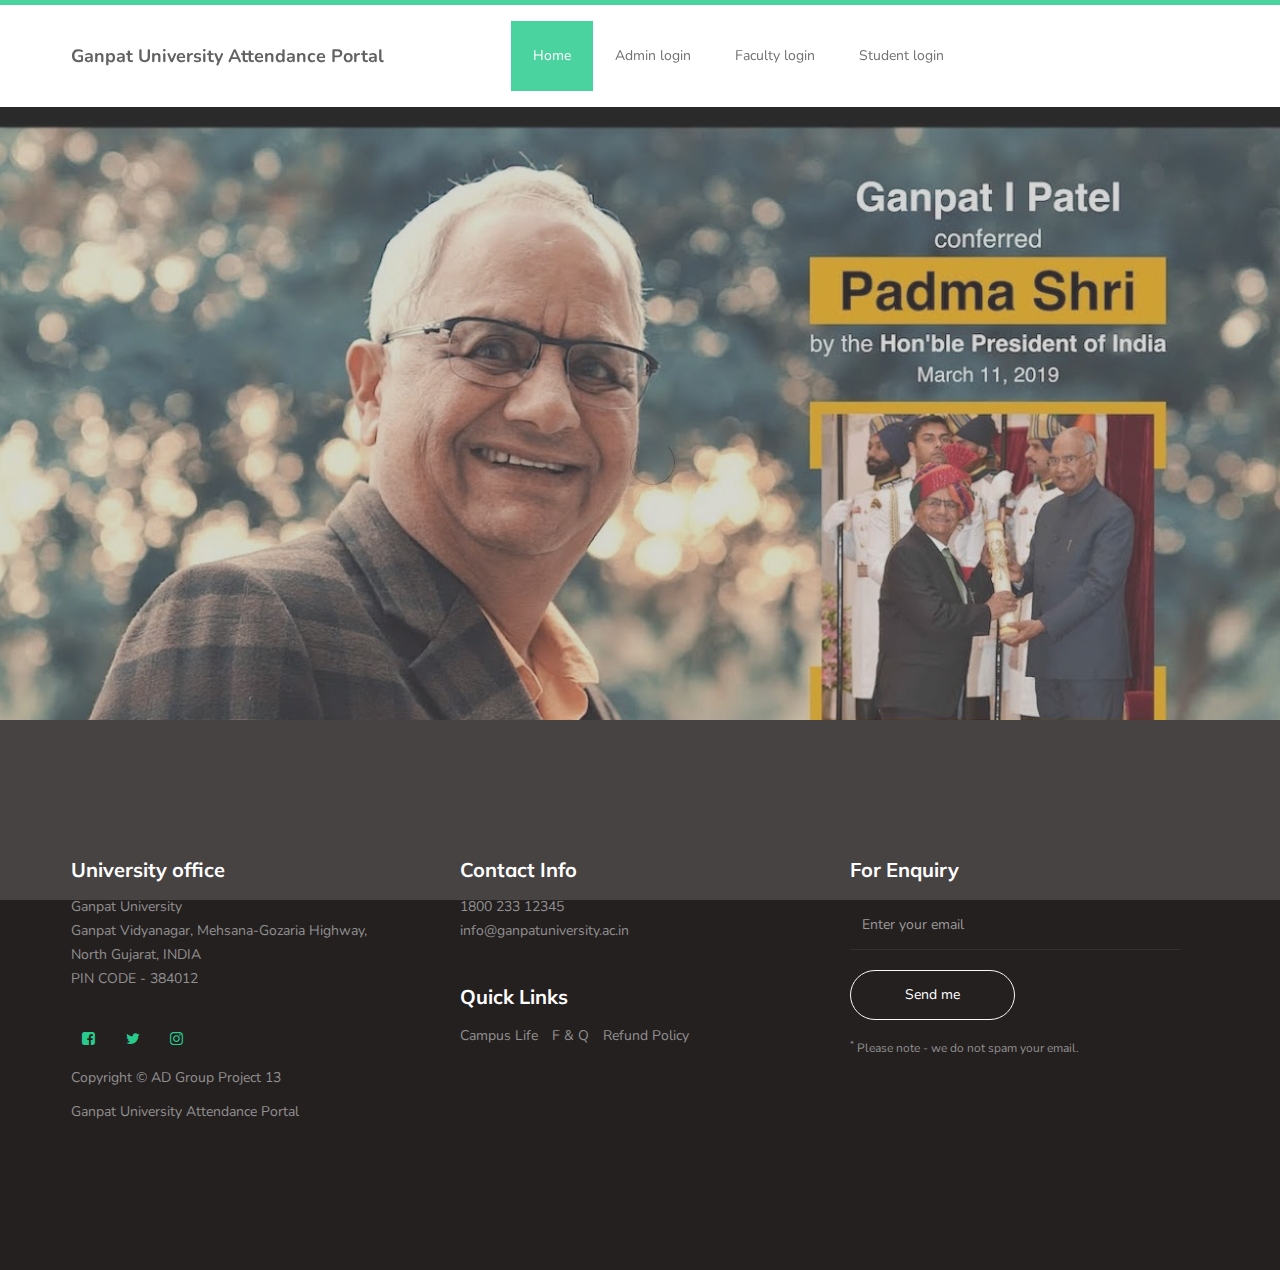
<file: index.html>
<!DOCTYPE html>
<html lang="en">
<head>

     <title>Ganpat University Attendance Portal</title>
     <link rel="shortcut icon" type="images/png" href="assets/images/Small_Logo.png"/>
<!--
    "C:\Users\Admin\Desktop\ICT SEM 4\Project\PROJECT-AD\images\favicon.png"


Known Template

https://templatemo.com/tm-516-known

-->
     <meta charset="UTF-8">
     <meta http-equiv="X-UA-Compatible" content="IE=Edge">
     <meta name="description" content="">
     <meta name="keywords" content="">
     <meta name="author" content="">
     <meta name="viewport" content="width=device-width, initial-scale=1, maximum-scale=1">

     <link rel="stylesheet" href="css/bootstrap.min.css">
     <link rel="stylesheet" href="css/font-awesome.min.css">
     <link rel="stylesheet" href="css/owl.carousel.css">
     <link rel="stylesheet" href="css/owl.theme.default.min.css">

     <!-- MAIN CSS -->
     <link rel="stylesheet" href="css/templatemo-style.css">
    <!-- End layout styles -->
    <style>
    input[type=text], input[type=password] {
      width: 100%;
      padding: 12px 20px;
      margin: 8px 0;
      display: inline-block;
      border: 1px solid #ccc;
      box-sizing: border-box;
    }

    label{
      color: black;
      float: left;
    }
    /* Set a style for all buttons */
    button {
      background-color: #4CAF50;
      color: white;
      padding: 14px 20px;
      margin: 8px 0;
      border: none;
      cursor: pointer;
      width: 100%;
    }

    li{
        cursor: pointer;
    }

    button:hover {
      opacity: 0.8;
    }

    /* Extra styles for the cancel button */
    .cancelbtn {
      width: auto;
      padding: 10px 18px;
    }

    /* Center the image and position the close button */
    .imgcontainer {
      text-align: center;
      margin: 24px 0 12px 0;
      position: relative;
    }

    .container {
      padding: 16px;
    }

    span.psw {
      float: right;
      color: black;
      padding-top: 16px;
    }

    	/* The Modal (background) */
    .modal {
      display: none; /* Hidden by default */
      position: fixed; /* Stay in place */
      z-index: 1; /* Sit on top */
      left: 0;
      top: 0;
      width: 100%; /* Full width */
      height: 100%; /* Full height */
      overflow: auto; /* Enable scroll if needed */
      background-color: rgb(0,0,0); /* Fallback color */
      background-color: rgba(120, 120, 120, 0.61); /* Black w/ opacity */
      padding-top: 60px;
    }

    /* Modal Content/Box */
    .modal-content {
      background-color: #fefefe;
      margin: 5% auto 15% auto; /* 5% from the top, 15% from the bottom and centered */
      border: 1px solid #888;
      width: 80%; /* Could be more or less, depending on screen size */
    }

    /* The Close Button (x) */
    .close {
      position: absolute;
      right: 25px;
      top: 0;
      color: #000;
      font-size: 35px;
      font-weight: bold;
    }

    .close:hover,
    .close:focus {
      color: GREY;
      cursor: pointer;
    }

    /* Add Zoom Animation */
    .animate {
      -webkit-animation: animatezoom 0.6s;
      animation: animatezoom 0.6s
    }
    @-webkit-keyframes animatezoom {
      from {-webkit-transform: scale(0)}
      to {-webkit-transform: scale(1)}
    }

    @keyframes animatezoom {
      from {transform: scale(0)}
      to {transform: scale(1)}
    }

    /* Change styles for span and cancel button on extra small screens */
    @media screen and (max-width: 300px) {
      span.psw {
         display: block;
         float: none;
      }
      .cancelbtn {
         width: 50%;
         text-align: left;
      }
    }
    </style>
</head>
<body id="top" data-spy="scroll" data-target=".navbar-collapse" data-offset="50">

     <!-- PRE LOADER -->
     <section class="preloader">
          <div class="spinner">

               <span class="spinner-rotate"></span>

          </div>
     </section>


     <!-- MENU -->
     <section class="navbar custom-navbar navbar-fixed-top" role="navigation">
          <div class="container">

               <div class="navbar-header">
                    <button class="navbar-toggle" data-toggle="collapse" data-target=".navbar-collapse">
                         <span class="icon icon-bar"></span>
                         <span class="icon icon-bar"></span>
                         <span class="icon icon-bar"></span>
                    </button>

                    <!-- lOGO TEXT HERE -->
                    <a href="index.html" class="navbar-brand">Ganpat University Attendance Portal</a>
               </div>

               <!-- MENU LINKS -->
               <div class="collapse navbar-collapse">
                    <ul class="nav navbar-nav navbar-nav-first">
                         <li><a href="#top" class="smoothScroll">Home</a></li>
                         <li><a class="smoothScroll" onclick="document.getElementById('id01').style.display='block'" >Admin login</a></li>
                         <div id="id01" class="modal">

                           <form class="modal-content animate" action="login3.php" method="post">
                             <div class="imgcontainer">
                               <span onclick="document.getElementById('id01').style.display='none'" class="close" title="Close Modal">&times;</span>
                             </div>

                             <div class="container">
                               <label for="uname"><b>Username</b></label>
                               <input type="text" placeholder="Enter Username" name="uname" required>

                               <label for="psw"><b>Password</b></label>
                               <input type="password" placeholder="Enter Password" name="psw" required>

                               <button type="submit">Login</button>
                               <label>
                               <input type="checkbox" checked="checked" name="remember"> Remember me
                               </label>
                             </div>

                             <div class="container" style="background-color:#f1f1f1">
                               <button type="button" onclick="document.getElementById('id01').style.display='none'" class="cancelbtn">Cancel</button>
                               <span class="psw">Forgot <a href="#">password?</a></span>
                             </div>
                           </form>
                         </div>
                         <li><a class="smoothScroll" onclick="document.getElementById('id02').style.display='block'">Faculty login</a></li>
                         <div id="id02" class="modal">

                           <form class="modal-content animate" action="login2.php" method="post">
                             <div class="imgcontainer">
                               <span onclick="document.getElementById('id02').style.display='none'" class="close" title="Close Modal">&times;</span>
                             </div>

                             <div class="container">
                               <label for="uname"><b>Faculty Username</b></label>
                               <input type="text" placeholder="Enter Username" name="uname" required>

                               <label for="psw"><b>Faculty Password</b></label>
                               <input type="password" placeholder="Enter Password" name="psw" required>

                               <button type="submit">Login</button>
                               <label>
                               <input type="checkbox" checked="checked" name="remember"> Remember me
                               </label>
                             </div>

                             <div class="container" style="background-color:#f1f1f1">
                               <button type="button" onclick="document.getElementById('id02').style.display='none'" class="cancelbtn">Cancel</button>
                               <span class="psw">Forgot <a href="#">password?</a></span>
                             </div>
                           </form>
                         </div>
                         <li><a class="smoothScroll" onclick="document.getElementById('id03').style.display='block'" >Student login</a></li>
                         <div id="id03" class="modal">

                           <form class="modal-content animate" action="login1.php" method="post">
                             <div class="imgcontainer">
                               <span onclick="document.getElementById('id03').style.display='none'" class="close" title="Close Modal">&times;</span>
                             </div>

                             <div class="container">
                               <label for="uname"><b>Username</b></label>
                               <input type="text" placeholder="Enter Username" name="uname" required>

                               <label for="psw"><b>Password</b></label>
                               <input type="password" placeholder="Enter Password" name="psw" required>

                               <button type="submit" >Login</button>
                               <label>
                               <input type="checkbox" checked="checked" name="remember"> Remember me
                               </label>
                             </div>

                             <div class="container" style="background-color:#f1f1f1">
                               <button type="button" onclick="document.getElementById('id03').style.display='none'" class="cancelbtn">Cancel</button>
                               <span class="psw">Forgot <a href="#">password?</a></span>
                             </div>
                           </form>
                         </div>
                    </ul>

                    <!--<ul class="nav navbar-nav navbar-right">
                         <li><a href="#"><i class="fa fa-phone"></i> +65 2244 1100</a></li>
                    </ul>-->
               </div>

          </div>
     </section>


     <!-- HOME -->
     <section id="home">
          <div class="row">
            <div class="owl-carousel owl-theme home-slider">
                        <div class="item item-first">
                              <div class="caption">
                                   <div class="container">
                                        <div class="col-md-6 col-sm-12">
                                        </div>
                                   </div>
                              </div>
                        </div>

                        <div class="item item-second">
                              <div class="caption">
                                   <div class="container">
                                        <div class="col-md-6 col-sm-12">
                                        </div>
                                   </div>
                              </div>
                        </div>

                        <div class="item item-third">
                              <div class="caption">
                                   <div class="container">
                                        <div class="col-md-6 col-sm-12">
                                        </div>
                                   </div>
                              </div>
                        </div>
            </div>
          </div>
     </section>
     <!-- FOOTER -->
     <footer id="footer">
          <div class="container">
               <div class="row">

                    <div class="col-md-4 col-sm-6">
                         <div class="footer-info">
                              <div class="section-title">
                                   <h2>University office</h2>
                              </div>
                              <address>
                                   <p>Ganpat University<br><p>Ganpat Vidyanagar, Mehsana-Gozaria Highway,<br>North Gujarat, INDIA<br>PIN CODE - 384012</p>
                              </address>

                              <ul class="social-icon">
                                   <li><a href="https://www.facebook.com/ganpatuni" class="fa fa-facebook-square" attr="facebook icon"></a></li>
                                   <li><a href="https://twitter.com/Ganpat_Uni" class="fa fa-twitter"></a></li>
                                   <li><a href="https://instagram.com/ganpatuniversity?igshid=hu45fc2j7n0i" class="fa fa-instagram"></a></li>
                              </ul>

                              <div class="copyright-text">
                                   <p>Copyright © AD Group Project 13</p>

                                   <p>Ganpat University Attendance Portal </p>
                              </div>
                         </div>
                    </div>

                    <div class="col-md-4 col-sm-6">
                         <div class="footer-info">
                              <div class="section-title">
                                   <h2>Contact Info</h2>
                              </div>
                              <address>
                                   <p>1800 233 12345</p>
                                   <p><a href="mailto:youremail.co">info@ganpatuniversity.ac.in</a></p>
                              </address>

                              <div class="footer_menu">
                                   <h2>Quick Links</h2>
                                   <ul>
                                        <li><a href="https://www.ganpatuniversity.ac.in/campus-lifes/campus-life">Campus Life</a></li>
                                        <li><a href="https://www.ganpatuniversity.ac.in/faq">F & Q</a></li>
                                        <li><a href="https://www.ganpatuniversity.ac.in/admission/fee-refund#:~:text=Refund%20of%20Fees%3A&text=The%20candidate%20may%20collect%20the,after%20completion%20of%20Admission%20Process.">Refund Policy</a></li>
                                   </ul>
                              </div>
                         </div>
                    </div>

                    <div class="col-md-4 col-sm-12">
                         <div class="footer-info newsletter-form">
                              <div class="section-title">
                                   <h2>For Enquiry</h2>
                              </div>
                              <div>
                                   <div class="form-group">
                                        <form action="#" method="get">
                                             <input type="email" class="form-control" placeholder="Enter your email" name="email" id="email" required="">
                                             <input type="submit" class="form-control" name="submit" id="form-submit" value="Send me">
                                        </form>
                                        <span><sup>*</sup> Please note - we do not spam your email.</span>
                                   </div>
                              </div>
                         </div>
                    </div>

               </div>
          </div>
     </footer>


     <!-- SCRIPTS -->
     <script src="js/jquery.js"></script>
     <script src="js/bootstrap.min.js"></script>
     <script src="js/owl.carousel.min.js"></script>
     <script src="js/smoothscroll.js"></script>
     <script src="js/custom.js"></script>

</body>
</html>
</file>
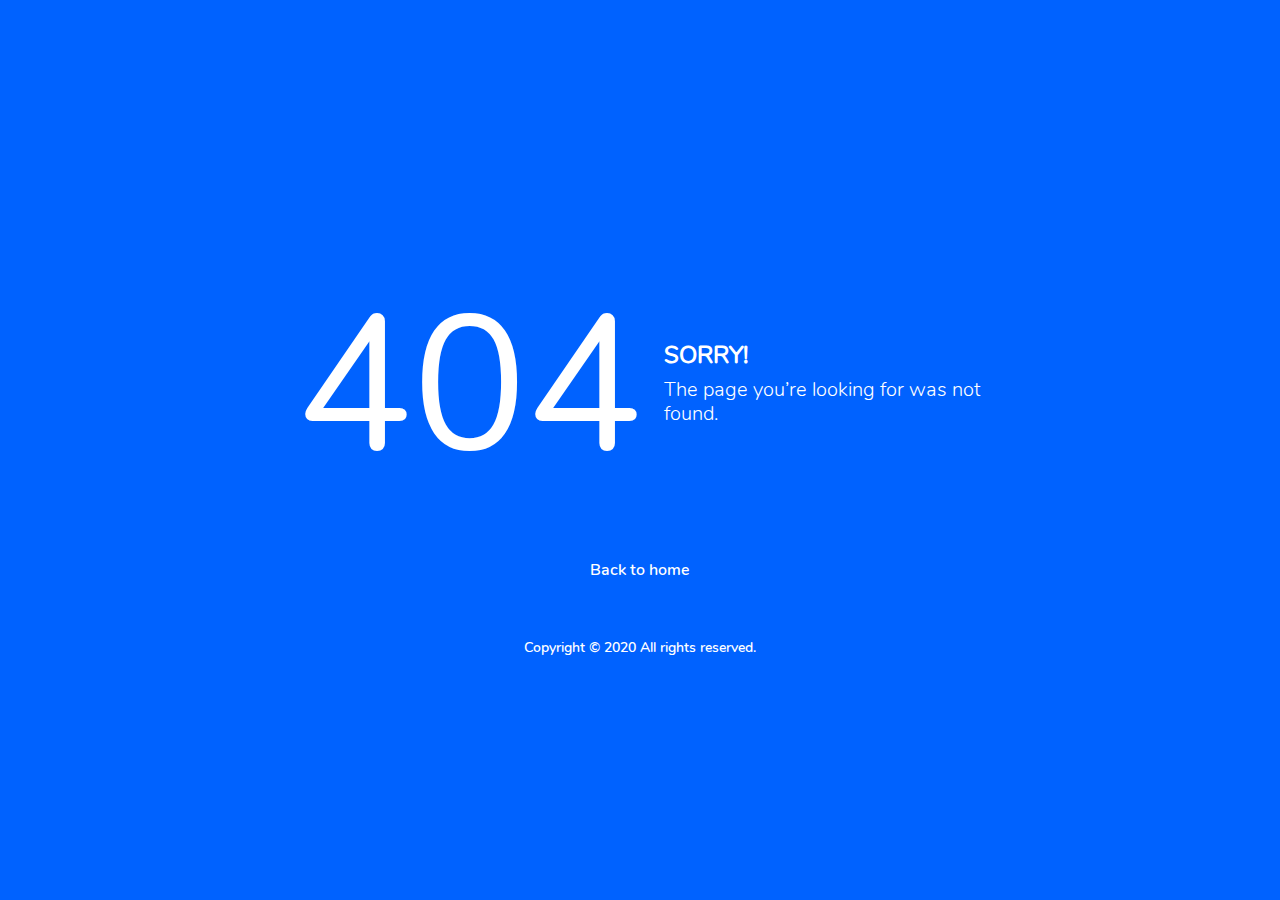
<file: pages/samples/error-404.html>
<!DOCTYPE html>
<html lang="en">
  <head>
    <!-- Required meta tags -->
    <meta charset="utf-8">
    <meta name="viewport" content="width=device-width, initial-scale=1, shrink-to-fit=no">
    <title>Connect Plus</title>
    <!-- plugins:css -->
    <link rel="stylesheet" href="../../assets/vendors/mdi/css/materialdesignicons.min.css">
    <link rel="stylesheet" href="../../assets/vendors/flag-icon-css/css/flag-icon.min.css">
    <link rel="stylesheet" href="../../assets/vendors/css/vendor.bundle.base.css">
    <!-- endinject -->
    <!-- Plugin css for this page -->
    <!-- End Plugin css for this page -->
    <!-- inject:css -->
    <!-- endinject -->
    <!-- Layout styles -->
    <link rel="stylesheet" href="../../assets/css/style.css">
    <!-- End layout styles -->
    <link rel="shortcut icon" href="../../assets/images/favicon.png" />
  </head>
  <body>
    <div class="container-scroller">
      <div class="container-fluid page-body-wrapper full-page-wrapper">
        <div class="content-wrapper d-flex align-items-center text-center error-page bg-primary">
          <div class="row flex-grow">
            <div class="col-lg-7 mx-auto text-white">
              <div class="row align-items-center d-flex flex-row">
                <div class="col-lg-6 text-lg-right pr-lg-4">
                  <h1 class="display-1 mb-0">404</h1>
                </div>
                <div class="col-lg-6 error-page-divider text-lg-left pl-lg-4">
                  <h2>SORRY!</h2>
                  <h3 class="font-weight-light">The page you’re looking for was not found.</h3>
                </div>
              </div>
              <div class="row mt-5">
                <div class="col-12 text-center mt-xl-2">
                  <a class="text-white font-weight-medium" href="../../index.html">Back to home</a>
                </div>
              </div>
              <div class="row mt-5">
                <div class="col-12 mt-xl-2">
                  <p class="text-white font-weight-medium text-center">Copyright &copy; 2020 All rights reserved.</p>
                </div>
              </div>
            </div>
          </div>
        </div>
        <!-- content-wrapper ends -->
      </div>
      <!-- page-body-wrapper ends -->
    </div>
    <!-- container-scroller -->
    <!-- plugins:js -->
    <script src="../../assets/vendors/js/vendor.bundle.base.js"></script>
    <!-- endinject -->
    <!-- Plugin js for this page -->
    <!-- End plugin js for this page -->
    <!-- inject:js -->
    <script src="../../assets/js/off-canvas.js"></script>
    <script src="../../assets/js/hoverable-collapse.js"></script>
    <script src="../../assets/js/misc.js"></script>
    <!-- endinject -->
  </body>
</html>
</file>
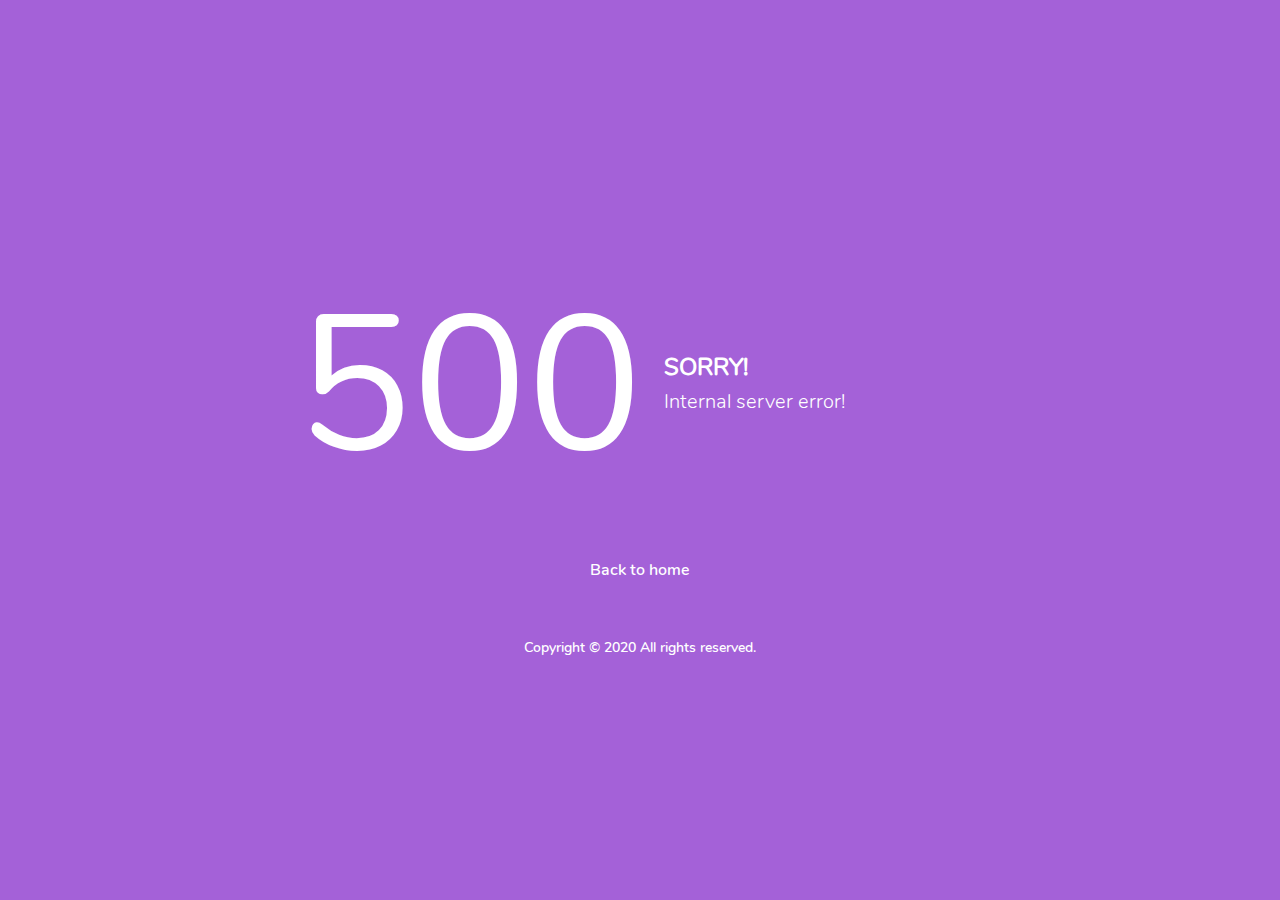
<file: pages/samples/error-500.html>
<!DOCTYPE html>
<html lang="en">
  <head>
    <!-- Required meta tags -->
    <meta charset="utf-8">
    <meta name="viewport" content="width=device-width, initial-scale=1, shrink-to-fit=no">
    <title>Connect Plus</title>
    <!-- plugins:css -->
    <link rel="stylesheet" href="../../assets/vendors/mdi/css/materialdesignicons.min.css">
    <link rel="stylesheet" href="../../assets/vendors/flag-icon-css/css/flag-icon.min.css">
    <link rel="stylesheet" href="../../assets/vendors/css/vendor.bundle.base.css">
    <!-- endinject -->
    <!-- Plugin css for this page -->
    <!-- End Plugin css for this page -->
    <!-- inject:css -->
    <!-- endinject -->
    <!-- Layout styles -->
    <link rel="stylesheet" href="../../assets/css/style.css">
    <!-- End layout styles -->
    <link rel="shortcut icon" href="../../assets/images/favicon.png" />
  </head>
  <body>
    <div class="container-scroller">
      <div class="container-fluid page-body-wrapper full-page-wrapper">
        <div class="content-wrapper d-flex align-items-center text-center error-page bg-info">
          <div class="row flex-grow">
            <div class="col-lg-7 mx-auto text-white">
              <div class="row align-items-center d-flex flex-row">
                <div class="col-lg-6 text-lg-right pr-lg-4">
                  <h1 class="display-1 mb-0">500</h1>
                </div>
                <div class="col-lg-6 error-page-divider text-lg-left pl-lg-4">
                  <h2>SORRY!</h2>
                  <h3 class="font-weight-light">Internal server error!</h3>
                </div>
              </div>
              <div class="row mt-5">
                <div class="col-12 text-center mt-xl-2">
                  <a class="text-white font-weight-medium" href="../../index.html">Back to home</a>
                </div>
              </div>
              <div class="row mt-5">
                <div class="col-12 mt-xl-2">
                  <p class="text-white font-weight-medium text-center">Copyright &copy; 2020 All rights reserved.</p>
                </div>
              </div>
            </div>
          </div>
        </div>
        <!-- content-wrapper ends -->
      </div>
      <!-- page-body-wrapper ends -->
    </div>
    <!-- container-scroller -->
    <!-- plugins:js -->
    <script src="../../assets/vendors/js/vendor.bundle.base.js"></script>
    <!-- endinject -->
    <!-- Plugin js for this page -->
    <!-- End plugin js for this page -->
    <!-- inject:js -->
    <script src="../../assets/js/off-canvas.js"></script>
    <script src="../../assets/js/hoverable-collapse.js"></script>
    <script src="../../assets/js/misc.js"></script>
    <!-- endinject -->
  </body>
</html>
</file>
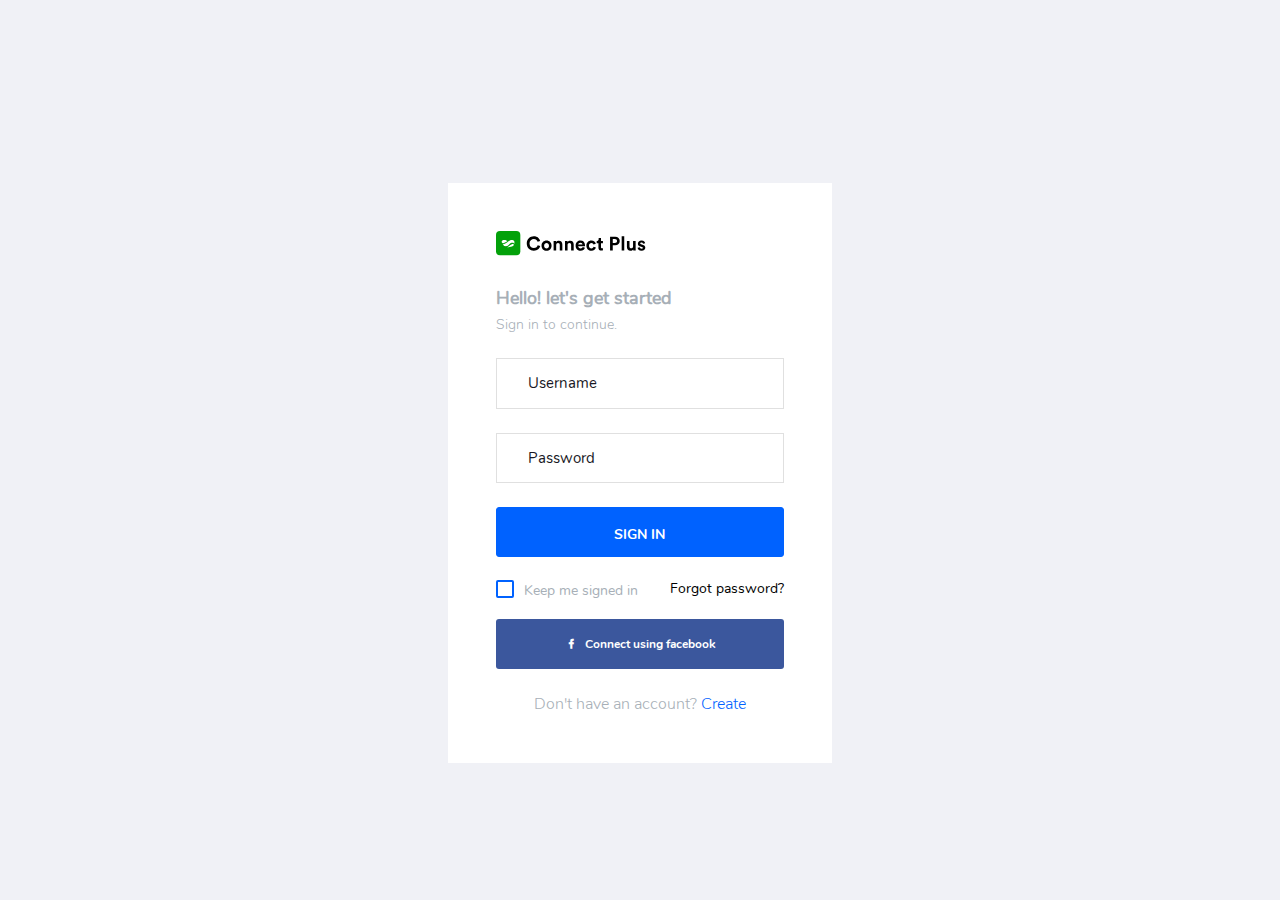
<file: pages/samples/login.html>
<!DOCTYPE html>
<html lang="en">
  <head>
    <!-- Required meta tags -->
    <meta charset="utf-8">
    <meta name="viewport" content="width=device-width, initial-scale=1, shrink-to-fit=no">
    <title>Connect Plus</title>
    <!-- plugins:css -->
    <link rel="stylesheet" href="../../assets/vendors/mdi/css/materialdesignicons.min.css">
    <link rel="stylesheet" href="../../assets/vendors/flag-icon-css/css/flag-icon.min.css">
    <link rel="stylesheet" href="../../assets/vendors/css/vendor.bundle.base.css">
    <!-- endinject -->
    <!-- Plugin css for this page -->
    <!-- End plugin css for this page -->
    <!-- inject:css -->
    <!-- endinject -->
    <!-- Layout styles -->
    <link rel="stylesheet" href="../../assets/css/style.css">
    <!-- End layout styles -->
    <link rel="shortcut icon" href="../../assets/images/favicon.png" />
  </head>
  <body>
    <div class="container-scroller">
      <div class="container-fluid page-body-wrapper full-page-wrapper">
        <div class="content-wrapper d-flex align-items-center auth">
          <div class="row flex-grow">
            <div class="col-lg-4 mx-auto">
              <div class="auth-form-light text-left p-5">
                <div class="brand-logo">
                  <img src="../../assets/images/logo-dark.svg">
                </div>
                <h4>Hello! let's get started</h4>
                <h6 class="font-weight-light">Sign in to continue.</h6>
                <form class="pt-3">
                  <div class="form-group">
                    <input type="email" class="form-control form-control-lg" id="exampleInputEmail1" placeholder="Username">
                  </div>
                  <div class="form-group">
                    <input type="password" class="form-control form-control-lg" id="exampleInputPassword1" placeholder="Password">
                  </div>
                  <div class="mt-3">
                    <a class="btn btn-block btn-primary btn-lg font-weight-medium auth-form-btn" href="../../index.html">SIGN IN</a>
                  </div>
                  <div class="my-2 d-flex justify-content-between align-items-center">
                    <div class="form-check">
                      <label class="form-check-label text-muted">
                        <input type="checkbox" class="form-check-input"> Keep me signed in </label>
                    </div>
                    <a href="#" class="auth-link text-black">Forgot password?</a>
                  </div>
                  <div class="mb-2">
                    <button type="button" class="btn btn-block btn-facebook auth-form-btn">
                      <i class="mdi mdi-facebook mr-2"></i>Connect using facebook </button>
                  </div>
                  <div class="text-center mt-4 font-weight-light"> Don't have an account? <a href="register.html" class="text-primary">Create</a>
                  </div>
                </form>
              </div>
            </div>
          </div>
        </div>
        <!-- content-wrapper ends -->
      </div>
      <!-- page-body-wrapper ends -->
    </div>
    <!-- container-scroller -->
    <!-- plugins:js -->
    <script src="../../assets/vendors/js/vendor.bundle.base.js"></script>
    <!-- endinject -->
    <!-- Plugin js for this page -->
    <!-- End plugin js for this page -->
    <!-- inject:js -->
    <script src="../../assets/js/off-canvas.js"></script>
    <script src="../../assets/js/hoverable-collapse.js"></script>
    <script src="../../assets/js/misc.js"></script>
    <!-- endinject -->
  </body>
</html>
</file>
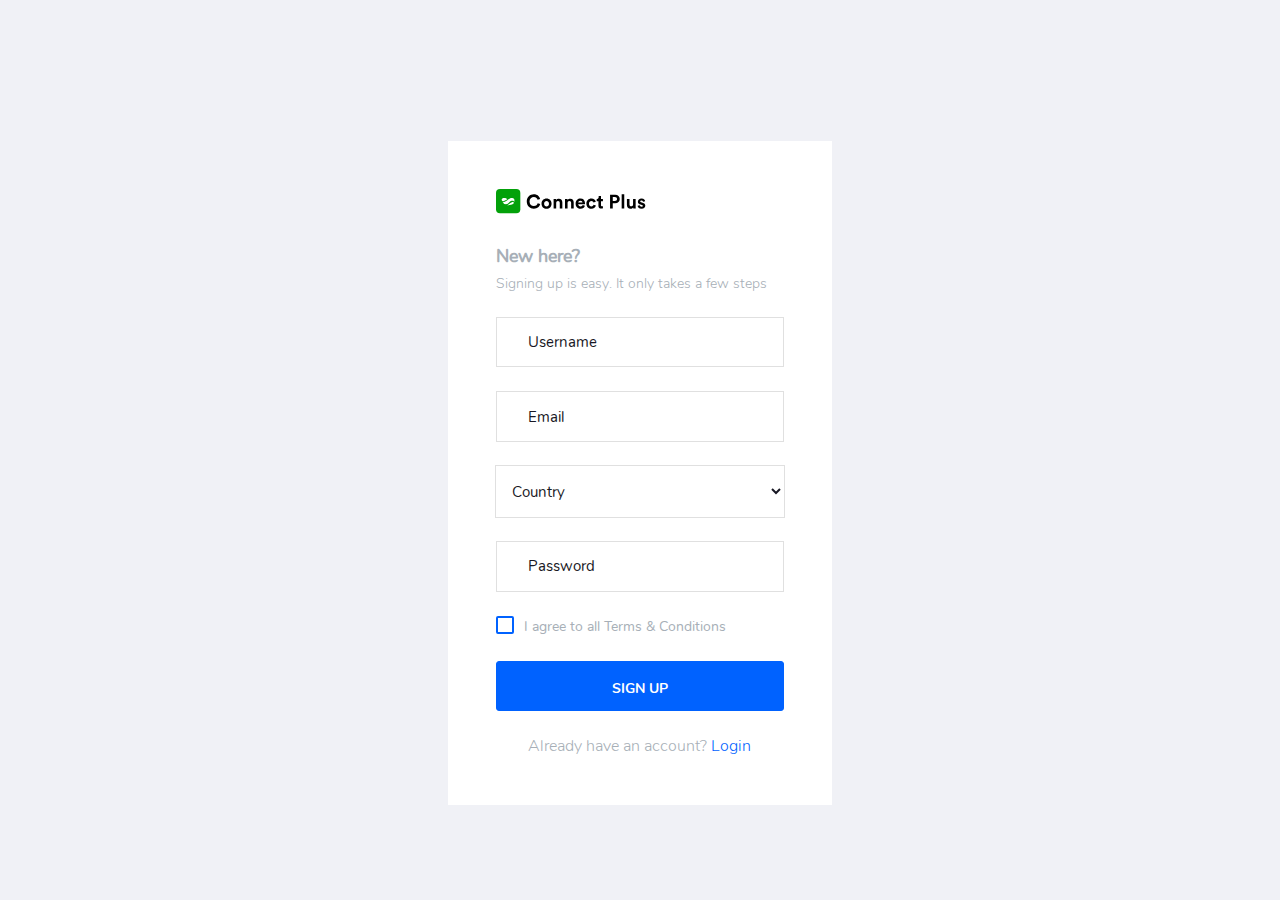
<file: pages/samples/register.html>
<!DOCTYPE html>
<html lang="en">
  <head>
    <!-- Required meta tags -->
    <meta charset="utf-8">
    <meta name="viewport" content="width=device-width, initial-scale=1, shrink-to-fit=no">
    <title>Connect Plus</title>
    <!-- plugins:css -->
    <link rel="stylesheet" href="../../assets/vendors/mdi/css/materialdesignicons.min.css">
    <link rel="stylesheet" href="../../assets/vendors/flag-icon-css/css/flag-icon.min.css">
    <link rel="stylesheet" href="../../assets/vendors/css/vendor.bundle.base.css">
    <!-- endinject -->
    <!-- Plugin css for this page -->
    <!-- End plugin css for this page -->
    <!-- inject:css -->
    <!-- endinject -->
    <!-- Layout styles -->
    <link rel="stylesheet" href="../../assets/css/style.css">
    <!-- End layout styles -->
    <link rel="shortcut icon" href="../../assets/images/favicon.png" />
  </head>
  <body>
    <div class="container-scroller">
      <div class="container-fluid page-body-wrapper full-page-wrapper">
        <div class="content-wrapper d-flex align-items-center auth">
          <div class="row flex-grow">
            <div class="col-lg-4 mx-auto">
              <div class="auth-form-light text-left p-5">
                <div class="brand-logo">
                  <img src="../../assets/images/logo-dark.svg">
                </div>
                <h4>New here?</h4>
                <h6 class="font-weight-light">Signing up is easy. It only takes a few steps</h6>
                <form class="pt-3">
                  <div class="form-group">
                    <input type="text" class="form-control form-control-lg" id="exampleInputUsername1" placeholder="Username">
                  </div>
                  <div class="form-group">
                    <input type="email" class="form-control form-control-lg" id="exampleInputEmail1" placeholder="Email">
                  </div>
                  <div class="form-group">
                    <select class="form-control form-control-lg" id="exampleFormControlSelect2">
                      <option>Country</option>
                      <option>United States of America</option>
                      <option>United Kingdom</option>
                      <option>India</option>
                      <option>Germany</option>
                      <option>Argentina</option>
                    </select>
                  </div>
                  <div class="form-group">
                    <input type="password" class="form-control form-control-lg" id="exampleInputPassword1" placeholder="Password">
                  </div>
                  <div class="mb-4">
                    <div class="form-check">
                      <label class="form-check-label text-muted">
                        <input type="checkbox" class="form-check-input"> I agree to all Terms & Conditions </label>
                    </div>
                  </div>
                  <div class="mt-3">
                    <a class="btn btn-block btn-primary btn-lg font-weight-medium auth-form-btn" href="../../index.html">SIGN UP</a>
                  </div>
                  <div class="text-center mt-4 font-weight-light"> Already have an account? <a href="login.html" class="text-primary">Login</a>
                  </div>
                </form>
              </div>
            </div>
          </div>
        </div>
        <!-- content-wrapper ends -->
      </div>
      <!-- page-body-wrapper ends -->
    </div>
    <!-- container-scroller -->
    <!-- plugins:js -->
    <script src="../../assets/vendors/js/vendor.bundle.base.js"></script>
    <!-- endinject -->
    <!-- Plugin js for this page -->
    <!-- End plugin js for this page -->
    <!-- inject:js -->
    <script src="../../assets/js/off-canvas.js"></script>
    <script src="../../assets/js/hoverable-collapse.js"></script>
    <script src="../../assets/js/misc.js"></script>
    <!-- endinject -->
  </body>
</html>
</file>
<file: css/templatemo-style.css>
/*

Known Template 

https://templatemo.com/tm-516-known

*/

  @import url('https://fonts.googleapis.com/css?family=Muli:300,700|Nunito');

  body {
    background: #ffffff;
    font-family: 'Nunito', sans-serif;
    overflow-x: hidden;
    padding-top: 70px;
  }


  /*---------------------------------------
     TYPOGRAPHY              
  -----------------------------------------*/

  h1,h2,h3,h4,h5,h6 {
    font-family: 'Muli', sans-serif;
    font-weight: bold;
    line-height: inherit;
  }

  h1 {
    color: #252525;
    font-size: 3em;
    line-height: normal;
  }

  h2 {
    color: #353535;
    font-size: 2em;
    padding-bottom: 10px;
  }

  h3 {
    font-size: 1.5em;
    margin-bottom: 0;
  }

  h3,
  h3 a {
    color: #454545;
  }

  p {
    color: #757575;
    font-size: 14px;
    font-weight: normal;
    line-height: 24px;
  }



  /*---------------------------------------
     GENERAL               
  -----------------------------------------*/

  html{
    -webkit-font-smoothing: antialiased;
  }

  a {
    color: #252525;
    -webkit-transition: 0.5s;
    transition: 0.5s;
    text-decoration: none !important;
  }

  a,
  input, button,
  .form-control {
    -webkit-transition: 0.5s;
    transition: 0.5s;
  }

  a:hover, a:active, a:focus {
    color: #29ca8e;
    outline: none;
  }

  ::-webkit-scrollbar{
    width: 8px;
    height: 8px;
  }

  ::-webkit-scrollbar-thumb {
    cursor: pointer;
    background: #000000;
  }

  .section-title {
    padding-bottom: 40px;
  }

  .section-title h2 {
    margin: 0;
  }

  .section-title small {
    display: block;
  }

  .overlay {
    background: rgba(20,20,20,0.5);
    position: absolute;
    top: 0;
    right: 0;
    bottom: 0;
    left: 0;
    width: 100%;
    height: 100%;
  }

  .entry-form {
    background: #252020;
    border-radius: 100%;
    text-align: center;
    padding: 6em;
    width: 450px;
    height: 450px;
  }

  .entry-form h2 {
    color: #ffffff;
    margin: 0;
  }

  .entry-form .form-control {
    background: transparent;
    border: 0;
    border-bottom: 1px solid;
    border-radius: 0;
    box-shadow: none;
    height: 45px;
    margin: 10px 0;
  }

  .entry-form .submit-btn {
    background: #ffffff;
    border-radius: 50px;
    border: 0;
    color: #252020;
    width: 50%;
    height: 50px;
    margin: 30px auto;
    margin-bottom: 10px;
  }

  .entry-form .submit-btn:hover {
    background: #3f51b5;
    color: #ffffff;
  }

  section {
    position: relative;
    padding: 100px 0;
  }

  #team,
  #testimonial {
    background: #f9f9f9;
  }

  #team, 
  #testimonial {
    text-align: center;
  }
  
  #google-map iframe {
    border: 0;
    width: 100%;
    height: 390px;
  }



  /*---------------------------------------
     BUTTONS               
  -----------------------------------------*/

  .section-btn {
    background: transparent;
    border-radius: 50px;
    border: 1px solid #ffffff;
    color: #ffffff;
    font-size: inherit;
    font-weight: normal;
    padding: 15px 30px;
    transition: 0.5s;
  }

  .section-btn:hover {
    background: #ffffff;
    border-color: transparent;
  }



  /*---------------------------------------
       PRE LOADER              
  -----------------------------------------*/

  .preloader {
    position: fixed;
    top: 0;
    left: 0;
    width: 100%;
    height: 100%;
    z-index: 99999;
    display: flex;
    flex-flow: row nowrap;
    justify-content: center;
    align-items: center;
    background: none repeat scroll 0 0 #ffffff;
  }

  .spinner {
    border: 1px solid transparent;
    border-radius: 3px;
    position: relative;
  }

  .spinner:before {
    content: '';
    box-sizing: border-box;
    position: absolute;
    top: 50%;
    left: 50%;
    width: 45px;
    height: 45px;
    margin-top: -10px;
    margin-left: -10px;
    border-radius: 50%;
    border: 1px solid #575757;
    border-top-color: #ffffff;
    animation: spinner .9s linear infinite;
  }

  @-webkit-@keyframes spinner {
    to {transform: rotate(360deg);}
  }

  @keyframes spinner {
    to {transform: rotate(360deg);}
  }



  /*---------------------------------------
      MENU              
  -----------------------------------------*/

  .custom-navbar {
    background: #ffffff;
    border-top: 5px solid #29ca8e;
    border-bottom: 0;
    -webkit-box-shadow: 0 1px 30px rgba(0, 0, 0, 0.1);
    -moz-box-shadow: 0 1px 30px rgba(0, 0, 0, 0.1);
    box-shadow: 0 1px 30px rgba(0, 0, 0, 0.1);
    padding: 12px 0;
    margin-bottom: 0;
    padding: 0;
  }

  .custom-navbar .navbar-brand {
    color: #454545;
    font-size: 18px;
    font-weight: bold;
    line-height: 40px;
  }

  .custom-navbar .navbar-nav.navbar-nav-first {
    margin-left: 8em;
  }

  .custom-navbar .navbar-nav.navbar-right li a {
    padding-right: 12px;
    padding-left: 12px;
  }

  .custom-navbar .navbar-nav.navbar-right li a .fa {
    background: #29ca8e;
    border-radius: 100%;
    color: #ffffff;
    width: 30px;
    height: 30px;
    line-height: 30px;
    text-align: center;
    display: inline-block;
    margin-right: 5px;
  }

  .custom-navbar .nav li a {
    line-height: 40px;
    color: #575757;
    padding-right: 22px;
    padding-left: 22px;
  }

  .custom-navbar .navbar-nav > li > a:hover,
  .custom-navbar .navbar-nav > li > a:focus {
    background-color: transparent;
  }

  .custom-navbar .nav li a:hover {
    background-color: #29ca8e;
    color: #ffffff;
  }

  .custom-navbar .nav li.active > a {
    background-color: #29ca8e;
    color: #ffffff;
  }

  .custom-navbar .navbar-toggle {
    border: none;
    padding-top: 10px;
  }

  .custom-navbar .navbar-toggle {
    background-color: transparent;
  }

  .custom-navbar .navbar-toggle .icon-bar {
    background: #252525;
    border-color: transparent;
  }



  /*---------------------------------------
      HOME  & SLIDER            
  -----------------------------------------*/

  #home {
    padding: 0;
  }

  #home h1 {
    color: #ffffff;
  }

  #home h3 {
    color: #f9f9f9;
    font-size: 16px;
    font-weight: 300;
    margin: 0;
    padding: 5px 0 40px 0;
  }

  @media (min-width: 768px) {
    .home-slider .col-md-6 {
      padding-left: 0;
      cursor: pointer;
    }
  }

  .home-slider .caption {
    display: flex;
    justify-content: center;
    flex-direction: column;
    text-align: left;
    background-color: rgba(20,20,20,0.2);
    height: 100%;
    color: #fff;
    cursor: e-resize;
  }

  .home-slider .item {
    background-repeat: no-repeat;
    background-attachment: local;
    background-size: cover;
    height: 650px;
  }
  
  .caption h3 a { color: #FFF; }
  .caption h3 a:hover { color: #FF3; }

  .home-slider .item-first {
    background-image: url(../images/slider-image1.jpg);
  }

  .home-slider .item-second {
    background-image: url(../images/slider-image2.jpg);
  }

  .home-slider .item-third {
    background-image: url(../images/slider-image3.jpg);
  }



  /*---------------------------------------
      FEATURE              
  -----------------------------------------*/

  .feature-thumb {
    border: 1px solid #f0f0f0;
    padding: 5em 3em;
  }

  .feature-thumb span {
    background: #3f51b5;
    border-radius: 50px;
    color: #ffffff;
    font-size: 25px;
    font-weight: bold;
    display: inline-block;
    width: 60px;
    height: 60px;
    line-height: 60px;
    text-align: center;
    margin-bottom: 5px;
  }

  .feature-thumb h3 {
    margin: 10px 0;
  }



  /*---------------------------------------
      ABOUT              
  -----------------------------------------*/

  #about figure {
    display: inline-block;
    vertical-align: top;
    margin-left: 15px;
  }

  #about figure span {
    float: left;
    margin-left: -15px;
    padding: 15px 20px;
    position: relative;
    top: 20px;
  }

  #about figure span i {
    background: #29ca8e;
    border-radius: 50px;
    color: #ffffff;
    font-size: 25px;
    width: 50px;
    height: 50px;
    line-height: 50px;
    text-align: center;
  }



  /*---------------------------------------
      TEAM              
  -----------------------------------------*/

  .team-thumb {
    background: #ffffff;
    position: relative;
    overflow: hidden;
    text-align: left;
  }

  .team-info {
    padding: 20px 30px;
  }

  .team-image img {
    width: 100%;
  }

  .team-thumb .social-icon {
    border-top: 1px solid #f0f0f0;
    padding: 4px 20px 0 20px;
  }

  .team-thumb .social-icon li a {
    background: #ffffff;
    color: #252020;
  }

  .team-info h3 {
    margin: 0;
  }


  /*---------------------------------------
      COURSES             
  -----------------------------------------*/

  #courses .section-title {
    text-align: center;
  }

  #courses .owl-theme .owl-nav {
    margin-top: 30px;
  }

  #courses .owl-theme .owl-nav [class*=owl-] {
    border-radius: 2px;
    font-size: 16px;
    width: 30px;
    height: 30px;
    line-height: 30px;
    text-align: center;
    padding: 0;
  }

  .courses-thumb {
    background: #f9f9f9;
    position: relative;
  }

  .courses-top {
    position: relative;
  }

  .courses-image {
    background: linear-gradient(to right, #202020, #101010);
  }

  .courses-date {
    background: linear-gradient(rgba(255, 0, 0, 0), rgba(0, 0, 0, 0.6));
    width: 100%;
    position: absolute;
    bottom: 0;
    padding: 20px 25px;
  }

  .courses-date span,
  .courses-author span {
    font-size: 14px;
    font-weight: bold;
  }

  .courses-date span {
    color: #ffffff;
    display: inline-block;
    margin-right: 10px;
  }

  .courses-detail {
    padding: 25px 25px 15px 25px;
  }

  .courses-detail h3 {
    margin: 0 0 2px 0;
  }

  .courses-info {
    border-top: 1px solid #f0f0f0;
    position: relative;
    clear: both;
    padding: 15px 25px;
  }

  .courses-author,
  .courses-author span {
    display: inline-block;
    vertical-align: middle;
  }

  .courses-author img {
    display: inline-block !important;
    border-radius: 50px;
    width: 50px !important;
    height: 50px;
    margin-right: 10px;
  }

  .courses-price {
    float: right;
    margin-top: 10px;
  }

  .courses-price span {
    background: #29ca8e;
    border-radius: 2px;
    color: #ffffff;
    display: block;
    padding: 5px 10px;
  }

  .courses-price.free span {
    background: #3f51b5;
  }



  /*---------------------------------------
     NEWS              
  -----------------------------------------*/

  .news-thumb {
    clear: both;
    position: relative;
    overflow: hidden;
    margin-bottom: 30px;
  }

  .news-thumb .news-image {
    float: left;
    width: 40%;
    margin-right: 30px;
  }

  .news-info h3 {
    margin-top: 5px;
    margin-bottom: 10px;
  }

  .news-date span {
    color: #909090;
    font-weight: bold;
  }



  /*---------------------------------------
      TESTIMONIAL             
  -----------------------------------------*/

  #testimonial .item {
    background: #ffffff;
    margin: 20px 0;
    padding: 4em 3em;
    text-align: left;
  }

  #courses .col-md-4,
  #testimonial .col-md-4 {
    display: block;
    width: 100%;
  }

  #testimonial .item > p {
    font-size: 16px;
    line-height: 26px;
  }

  .tst-rating {
    margin-bottom: 15px;
  }

  .tst-rating .fa {
    color: #3f51b5;
  }

  .tst-image,
  .tst-author {
    display: inline-block;
    vertical-align: middle;
    margin-bottom: 20px;
    text-align: left;
  }

  .tst-image img {
    border-radius: 50px;
    width: 60px !important;
    height: 60px;
    margin-right: 15px;
  }

  .tst-author h4 {
    margin: 0;
  }

  .tst-author span {
    color: #808080;
    font-size: 14px;
  }



  /*---------------------------------------
      CONTACT             
  -----------------------------------------*/

  #contact {
    background: #3f51b5;
  }

  #contact h2 {
    color: #ffffff;
  }

  #contact .section-title {
    padding-bottom: 20px;
  }

  #contact h2 > small,
  #contact p,
  #contact a {
    color: #f9f9f9;
  }

  #contact-form {
    padding: 1em 0;
  }

  #contact-form .col-md-12,
  #contact-form .col-md-4 {
    padding-left: 0;
  }

  #contact-form .form-control {
    border: 0;
    border-radius: 5px;
    box-shadow: none;
    margin: 10px 0;
  }

  #contact-form input {
    height: 50px;
  }

  #contact-form input[type='submit'] {
    border-radius: 50px;
    border: 1px solid transparent;
  }

  #contact-form input[type='submit']:hover {
    background: transparent;
    border-color: #ffffff;
    color: #ffffff;
  }
  



  /*---------------------------------------
     FOOTER              
  -----------------------------------------*/

  footer {
    background: #252020;
    padding: 120px 0;
  }

  footer .section-title {
    padding-bottom: 10px;
  }

  footer h2 {
    font-size: 20px;
  }

  footer a,
  footer p {
    color: #909090;
  }

  footer strong {
    color: #d9d9d9;
  }

  footer address p {
    margin-bottom: 0;
  }

  footer .social-icon {
    margin-top: 25px;
  }

  .footer-info {
    margin-right: 2em;
  }

  .footer-info h2 {
    color: #ffffff;
    padding: 0;
  }

  .footer_menu h2 {
    margin-top: 2em;
  }

  .footer_menu ul {
    margin: 0;
    padding: 0;
  }

  .footer_menu li {
    display: inline-block;
    list-style: none;
    margin: 5px 10px 5px 0;
  }

  .newsletter-form .form-control {
    background: transparent;
    border-radius: 0;
    box-shadow: none;
    border: 0;
    border-bottom: 1px solid #303030;
    height: 50px;
    margin: 5px 0;
  }

  .newsletter-form input[type="submit"] {
    background: transparent;
    border: 1px solid #f9f9f9;
    border-radius: 50px;
    color: #ffffff;
    display: block;
    margin-top: 20px;
    outline: none;
    width: 50%;
  }

  .newsletter-form input[type="submit"]:hover {
    background: #29ca8e;
    border-color: transparent;
  }

  .newsletter-form .form-group span {
    color: #909090;
    display: block;
    font-size: 12px;
    margin-top: 20px;
  }



  /*---------------------------------------
     SOCIAL ICON              
  -----------------------------------------*/

  .social-icon {
    position: relative;
    padding: 0;
    margin: 0;
  }

  .social-icon li {
    display: inline-block;
    list-style: none;
    margin-bottom: 5px;
  }

  .social-icon li a {
    border-radius: 100px;
    color: #29ca8e;
    font-size: 15px;
    width: 35px;
    height: 35px;
    line-height: 35px;
    text-decoration: none;
    text-align: center;
    transition: all 0.4s ease-in-out;
    position: relative;
    margin: 5px 5px 5px 0;
  }

  .social-icon li a:hover {
    background: #29ca8e;
    color: #ffffff;
  }



  /*---------------------------------------
     RESPONSIVE STYLES              
  -----------------------------------------*/

  @media screen and (max-width: 1170px) {
    .custom-navbar .navbar-nav.navbar-nav-first {
      margin-left: inherit;
    }
  }

  @media only screen and (max-width: 992px) {
    section,
    footer {
      padding: 60px 0;
    }

    .home-slider .item {
      background-position: center center;
    }

    .feature-thumb,
    .about-info,
    .team-thumb,
    .footer-info {
      margin-bottom: 50px;
    }

    .contact-image {
      margin-top: 50px;
    }
  }


  @media only screen and (min-width: 768px) and (max-width: 991px) {
    .custom-navbar .nav li a {
      padding-right: 10px;
      padding-left: 10px;
    }
  }

  @media only screen and (max-width: 767px) {
    h1 {
      font-size: 2.5em;
    }

    h1,h2,h3 {
      line-height: normal;
    }

    .custom-navbar {
      background: #ffffff;
      -webkit-box-shadow: 0 1px 30px rgba(0, 0, 0, 0.1);
      -moz-box-shadow: 0 1px 30px rgba(0, 0, 0, 0.1);
      box-shadow: 0 1px 30px rgba(0, 0, 0, 0.1);
      padding: 10px 0;
      text-align: center;
    }

    .custom-navbar .navbar-brand,
    .custom-navbar .nav li a {
      line-height: normal;
    }

    .custom-navbar .nav li a {
      padding: 10px;
    }

    .custom-navbar .navbar-brand,
    .top-nav-collapse .navbar-brand {
      color: #252525;
      font-weight: 600;
    }

    .custom-navbar .nav li a,
    .top-nav-collapse .nav li a {
      color: #575757;
    }

    .custom-navbar .navbar-nav.navbar-right li {
      display: inline-block;
    }

    .footer-info {
      margin-right: 0;
    }

    .footer-info.newsletter-form {
      margin-bottom: 0;
    }

    .entry-form {
      display: block;
      margin: 0 auto;
    }
  }


  @media only screen and (max-width: 580px) {
    h2 {
      font-size: 1.8em;
    }

    #testimonial .item {
      padding: 2em;
    }

    .contact-image {
      margin-top: 0;
    }
  }

  @media only screen and (max-width: 480px) {
    h1 {
      font-size: 2em;
    }

    #home h3 {
      font-size: 14px;
    }

    .entry-form {
      border-radius: 0;
      padding: 2em;
      max-width: 100%;
      max-height: 100%;
      width: inherit;
      height: inherit;
    }
  }
</file>
<file: assets/vendors/css/vendor.bundle.base.css>
/*
 * Container style
 */
.ps {
  overflow: hidden !important;
  overflow-anchor: none;
  -ms-overflow-style: none;
  touch-action: auto;
  -ms-touch-action: auto;
}

/*
 * Scrollbar rail styles
 */
.ps__rail-x {
  display: none;
  opacity: 0;
  transition: background-color .2s linear, opacity .2s linear;
  -webkit-transition: background-color .2s linear, opacity .2s linear;
  height: 15px;
  /* there must be 'bottom' or 'top' for ps__rail-x */
  bottom: 0px;
  /* please don't change 'position' */
  position: absolute;
}

.ps__rail-y {
  display: none;
  opacity: 0;
  transition: background-color .2s linear, opacity .2s linear;
  -webkit-transition: background-color .2s linear, opacity .2s linear;
  width: 15px;
  /* there must be 'right' or 'left' for ps__rail-y */
  right: 0;
  /* please don't change 'position' */
  position: absolute;
}

.ps--active-x > .ps__rail-x,
.ps--active-y > .ps__rail-y {
  display: block;
  background-color: transparent;
}

.ps:hover > .ps__rail-x,
.ps:hover > .ps__rail-y,
.ps--focus > .ps__rail-x,
.ps--focus > .ps__rail-y,
.ps--scrolling-x > .ps__rail-x,
.ps--scrolling-y > .ps__rail-y {
  opacity: 0.6;
}

.ps .ps__rail-x:hover,
.ps .ps__rail-y:hover,
.ps .ps__rail-x:focus,
.ps .ps__rail-y:focus,
.ps .ps__rail-x.ps--clicking,
.ps .ps__rail-y.ps--clicking {
  background-color: #eee;
  opacity: 0.9;
}

/*
 * Scrollbar thumb styles
 */
.ps__thumb-x {
  background-color: #aaa;
  border-radius: 6px;
  transition: background-color .2s linear, height .2s ease-in-out;
  -webkit-transition: background-color .2s linear, height .2s ease-in-out;
  height: 6px;
  /* there must be 'bottom' for ps__thumb-x */
  bottom: 2px;
  /* please don't change 'position' */
  position: absolute;
}

.ps__thumb-y {
  background-color: #aaa;
  border-radius: 6px;
  transition: background-color .2s linear, width .2s ease-in-out;
  -webkit-transition: background-color .2s linear, width .2s ease-in-out;
  width: 6px;
  /* there must be 'right' for ps__thumb-y */
  right: 2px;
  /* please don't change 'position' */
  position: absolute;
}

.ps__rail-x:hover > .ps__thumb-x,
.ps__rail-x:focus > .ps__thumb-x,
.ps__rail-x.ps--clicking .ps__thumb-x {
  background-color: #999;
  height: 11px;
}

.ps__rail-y:hover > .ps__thumb-y,
.ps__rail-y:focus > .ps__thumb-y,
.ps__rail-y.ps--clicking .ps__thumb-y {
  background-color: #999;
  width: 11px;
}

/* MS supports */
@supports (-ms-overflow-style: none) {
  .ps {
    overflow: auto !important;
  }
}

@media screen and (-ms-high-contrast: active), (-ms-high-contrast: none) {
  .ps {
    overflow: auto !important;
  }
}
</file>
<file: assets/vendors/flag-icon-css/css/flag-icon.min.css>
.flag-icon-background{background-size:contain;background-position:50%;background-repeat:no-repeat}.flag-icon{background-size:contain;background-position:50%;background-repeat:no-repeat;position:relative;display:inline-block;width:1.33333333em;line-height:1em}.flag-icon:before{content:'\00a0'}.flag-icon.flag-icon-squared{width:1em}.flag-icon-ad{background-image:url(../flags/4x3/ad.svg)}.flag-icon-ad.flag-icon-squared{background-image:url(../flags/1x1/ad.svg)}.flag-icon-ae{background-image:url(../flags/4x3/ae.svg)}.flag-icon-ae.flag-icon-squared{background-image:url(../flags/1x1/ae.svg)}.flag-icon-af{background-image:url(../flags/4x3/af.svg)}.flag-icon-af.flag-icon-squared{background-image:url(../flags/1x1/af.svg)}.flag-icon-ag{background-image:url(../flags/4x3/ag.svg)}.flag-icon-ag.flag-icon-squared{background-image:url(../flags/1x1/ag.svg)}.flag-icon-ai{background-image:url(../flags/4x3/ai.svg)}.flag-icon-ai.flag-icon-squared{background-image:url(../flags/1x1/ai.svg)}.flag-icon-al{background-image:url(../flags/4x3/al.svg)}.flag-icon-al.flag-icon-squared{background-image:url(../flags/1x1/al.svg)}.flag-icon-am{background-image:url(../flags/4x3/am.svg)}.flag-icon-am.flag-icon-squared{background-image:url(../flags/1x1/am.svg)}.flag-icon-ao{background-image:url(../flags/4x3/ao.svg)}.flag-icon-ao.flag-icon-squared{background-image:url(../flags/1x1/ao.svg)}.flag-icon-aq{background-image:url(../flags/4x3/aq.svg)}.flag-icon-aq.flag-icon-squared{background-image:url(../flags/1x1/aq.svg)}.flag-icon-ar{background-image:url(../flags/4x3/ar.svg)}.flag-icon-ar.flag-icon-squared{background-image:url(../flags/1x1/ar.svg)}.flag-icon-as{background-image:url(../flags/4x3/as.svg)}.flag-icon-as.flag-icon-squared{background-image:url(../flags/1x1/as.svg)}.flag-icon-at{background-image:url(../flags/4x3/at.svg)}.flag-icon-at.flag-icon-squared{background-image:url(../flags/1x1/at.svg)}.flag-icon-au{background-image:url(../flags/4x3/au.svg)}.flag-icon-au.flag-icon-squared{background-image:url(../flags/1x1/au.svg)}.flag-icon-aw{background-image:url(../flags/4x3/aw.svg)}.flag-icon-aw.flag-icon-squared{background-image:url(../flags/1x1/aw.svg)}.flag-icon-ax{background-image:url(../flags/4x3/ax.svg)}.flag-icon-ax.flag-icon-squared{background-image:url(../flags/1x1/ax.svg)}.flag-icon-az{background-image:url(../flags/4x3/az.svg)}.flag-icon-az.flag-icon-squared{background-image:url(../flags/1x1/az.svg)}.flag-icon-ba{background-image:url(../flags/4x3/ba.svg)}.flag-icon-ba.flag-icon-squared{background-image:url(../flags/1x1/ba.svg)}.flag-icon-bb{background-image:url(../flags/4x3/bb.svg)}.flag-icon-bb.flag-icon-squared{background-image:url(../flags/1x1/bb.svg)}.flag-icon-bd{background-image:url(../flags/4x3/bd.svg)}.flag-icon-bd.flag-icon-squared{background-image:url(../flags/1x1/bd.svg)}.flag-icon-be{background-image:url(../flags/4x3/be.svg)}.flag-icon-be.flag-icon-squared{background-image:url(../flags/1x1/be.svg)}.flag-icon-bf{background-image:url(../flags/4x3/bf.svg)}.flag-icon-bf.flag-icon-squared{background-image:url(../flags/1x1/bf.svg)}.flag-icon-bg{background-image:url(../flags/4x3/bg.svg)}.flag-icon-bg.flag-icon-squared{background-image:url(../flags/1x1/bg.svg)}.flag-icon-bh{background-image:url(../flags/4x3/bh.svg)}.flag-icon-bh.flag-icon-squared{background-image:url(../flags/1x1/bh.svg)}.flag-icon-bi{background-image:url(../flags/4x3/bi.svg)}.flag-icon-bi.flag-icon-squared{background-image:url(../flags/1x1/bi.svg)}.flag-icon-bj{background-image:url(../flags/4x3/bj.svg)}.flag-icon-bj.flag-icon-squared{background-image:url(../flags/1x1/bj.svg)}.flag-icon-bl{background-image:url(../flags/4x3/bl.svg)}.flag-icon-bl.flag-icon-squared{background-image:url(../flags/1x1/bl.svg)}.flag-icon-bm{background-image:url(../flags/4x3/bm.svg)}.flag-icon-bm.flag-icon-squared{background-image:url(../flags/1x1/bm.svg)}.flag-icon-bn{background-image:url(../flags/4x3/bn.svg)}.flag-icon-bn.flag-icon-squared{background-image:url(../flags/1x1/bn.svg)}.flag-icon-bo{background-image:url(../flags/4x3/bo.svg)}.flag-icon-bo.flag-icon-squared{background-image:url(../flags/1x1/bo.svg)}.flag-icon-bq{background-image:url(../flags/4x3/bq.svg)}.flag-icon-bq.flag-icon-squared{background-image:url(../flags/1x1/bq.svg)}.flag-icon-br{background-image:url(../flags/4x3/br.svg)}.flag-icon-br.flag-icon-squared{background-image:url(../flags/1x1/br.svg)}.flag-icon-bs{background-image:url(../flags/4x3/bs.svg)}.flag-icon-bs.flag-icon-squared{background-image:url(../flags/1x1/bs.svg)}.flag-icon-bt{background-image:url(../flags/4x3/bt.svg)}.flag-icon-bt.flag-icon-squared{background-image:url(../flags/1x1/bt.svg)}.flag-icon-bv{background-image:url(../flags/4x3/bv.svg)}.flag-icon-bv.flag-icon-squared{background-image:url(../flags/1x1/bv.svg)}.flag-icon-bw{background-image:url(../flags/4x3/bw.svg)}.flag-icon-bw.flag-icon-squared{background-image:url(../flags/1x1/bw.svg)}.flag-icon-by{background-image:url(../flags/4x3/by.svg)}.flag-icon-by.flag-icon-squared{background-image:url(../flags/1x1/by.svg)}.flag-icon-bz{background-image:url(../flags/4x3/bz.svg)}.flag-icon-bz.flag-icon-squared{background-image:url(../flags/1x1/bz.svg)}.flag-icon-ca{background-image:url(../flags/4x3/ca.svg)}.flag-icon-ca.flag-icon-squared{background-image:url(../flags/1x1/ca.svg)}.flag-icon-cc{background-image:url(../flags/4x3/cc.svg)}.flag-icon-cc.flag-icon-squared{background-image:url(../flags/1x1/cc.svg)}.flag-icon-cd{background-image:url(../flags/4x3/cd.svg)}.flag-icon-cd.flag-icon-squared{background-image:url(../flags/1x1/cd.svg)}.flag-icon-cf{background-image:url(../flags/4x3/cf.svg)}.flag-icon-cf.flag-icon-squared{background-image:url(../flags/1x1/cf.svg)}.flag-icon-cg{background-image:url(../flags/4x3/cg.svg)}.flag-icon-cg.flag-icon-squared{background-image:url(../flags/1x1/cg.svg)}.flag-icon-ch{background-image:url(../flags/4x3/ch.svg)}.flag-icon-ch.flag-icon-squared{background-image:url(../flags/1x1/ch.svg)}.flag-icon-ci{background-image:url(../flags/4x3/ci.svg)}.flag-icon-ci.flag-icon-squared{background-image:url(../flags/1x1/ci.svg)}.flag-icon-ck{background-image:url(../flags/4x3/ck.svg)}.flag-icon-ck.flag-icon-squared{background-image:url(../flags/1x1/ck.svg)}.flag-icon-cl{background-image:url(../flags/4x3/cl.svg)}.flag-icon-cl.flag-icon-squared{background-image:url(../flags/1x1/cl.svg)}.flag-icon-cm{background-image:url(../flags/4x3/cm.svg)}.flag-icon-cm.flag-icon-squared{background-image:url(../flags/1x1/cm.svg)}.flag-icon-cn{background-image:url(../flags/4x3/cn.svg)}.flag-icon-cn.flag-icon-squared{background-image:url(../flags/1x1/cn.svg)}.flag-icon-co{background-image:url(../flags/4x3/co.svg)}.flag-icon-co.flag-icon-squared{background-image:url(../flags/1x1/co.svg)}.flag-icon-cr{background-image:url(../flags/4x3/cr.svg)}.flag-icon-cr.flag-icon-squared{background-image:url(../flags/1x1/cr.svg)}.flag-icon-cu{background-image:url(../flags/4x3/cu.svg)}.flag-icon-cu.flag-icon-squared{background-image:url(../flags/1x1/cu.svg)}.flag-icon-cv{background-image:url(../flags/4x3/cv.svg)}.flag-icon-cv.flag-icon-squared{background-image:url(../flags/1x1/cv.svg)}.flag-icon-cw{background-image:url(../flags/4x3/cw.svg)}.flag-icon-cw.flag-icon-squared{background-image:url(../flags/1x1/cw.svg)}.flag-icon-cx{background-image:url(../flags/4x3/cx.svg)}.flag-icon-cx.flag-icon-squared{background-image:url(../flags/1x1/cx.svg)}.flag-icon-cy{background-image:url(../flags/4x3/cy.svg)}.flag-icon-cy.flag-icon-squared{background-image:url(../flags/1x1/cy.svg)}.flag-icon-cz{background-image:url(../flags/4x3/cz.svg)}.flag-icon-cz.flag-icon-squared{background-image:url(../flags/1x1/cz.svg)}.flag-icon-de{background-image:url(../flags/4x3/de.svg)}.flag-icon-de.flag-icon-squared{background-image:url(../flags/1x1/de.svg)}.flag-icon-dj{background-image:url(../flags/4x3/dj.svg)}.flag-icon-dj.flag-icon-squared{background-image:url(../flags/1x1/dj.svg)}.flag-icon-dk{background-image:url(../flags/4x3/dk.svg)}.flag-icon-dk.flag-icon-squared{background-image:url(../flags/1x1/dk.svg)}.flag-icon-dm{background-image:url(../flags/4x3/dm.svg)}.flag-icon-dm.flag-icon-squared{background-image:url(../flags/1x1/dm.svg)}.flag-icon-do{background-image:url(../flags/4x3/do.svg)}.flag-icon-do.flag-icon-squared{background-image:url(../flags/1x1/do.svg)}.flag-icon-dz{background-image:url(../flags/4x3/dz.svg)}.flag-icon-dz.flag-icon-squared{background-image:url(../flags/1x1/dz.svg)}.flag-icon-ec{background-image:url(../flags/4x3/ec.svg)}.flag-icon-ec.flag-icon-squared{background-image:url(../flags/1x1/ec.svg)}.flag-icon-ee{background-image:url(../flags/4x3/ee.svg)}.flag-icon-ee.flag-icon-squared{background-image:url(../flags/1x1/ee.svg)}.flag-icon-eg{background-image:url(../flags/4x3/eg.svg)}.flag-icon-eg.flag-icon-squared{background-image:url(../flags/1x1/eg.svg)}.flag-icon-eh{background-image:url(../flags/4x3/eh.svg)}.flag-icon-eh.flag-icon-squared{background-image:url(../flags/1x1/eh.svg)}.flag-icon-er{background-image:url(../flags/4x3/er.svg)}.flag-icon-er.flag-icon-squared{background-image:url(../flags/1x1/er.svg)}.flag-icon-es{background-image:url(../flags/4x3/es.svg)}.flag-icon-es.flag-icon-squared{background-image:url(../flags/1x1/es.svg)}.flag-icon-et{background-image:url(../flags/4x3/et.svg)}.flag-icon-et.flag-icon-squared{background-image:url(../flags/1x1/et.svg)}.flag-icon-fi{background-image:url(../flags/4x3/fi.svg)}.flag-icon-fi.flag-icon-squared{background-image:url(../flags/1x1/fi.svg)}.flag-icon-fj{background-image:url(../flags/4x3/fj.svg)}.flag-icon-fj.flag-icon-squared{background-image:url(../flags/1x1/fj.svg)}.flag-icon-fk{background-image:url(../flags/4x3/fk.svg)}.flag-icon-fk.flag-icon-squared{background-image:url(../flags/1x1/fk.svg)}.flag-icon-fm{background-image:url(../flags/4x3/fm.svg)}.flag-icon-fm.flag-icon-squared{background-image:url(../flags/1x1/fm.svg)}.flag-icon-fo{background-image:url(../flags/4x3/fo.svg)}.flag-icon-fo.flag-icon-squared{background-image:url(../flags/1x1/fo.svg)}.flag-icon-fr{background-image:url(../flags/4x3/fr.svg)}.flag-icon-fr.flag-icon-squared{background-image:url(../flags/1x1/fr.svg)}.flag-icon-ga{background-image:url(../flags/4x3/ga.svg)}.flag-icon-ga.flag-icon-squared{background-image:url(../flags/1x1/ga.svg)}.flag-icon-gb{background-image:url(../flags/4x3/gb.svg)}.flag-icon-gb.flag-icon-squared{background-image:url(../flags/1x1/gb.svg)}.flag-icon-gd{background-image:url(../flags/4x3/gd.svg)}.flag-icon-gd.flag-icon-squared{background-image:url(../flags/1x1/gd.svg)}.flag-icon-ge{background-image:url(../flags/4x3/ge.svg)}.flag-icon-ge.flag-icon-squared{background-image:url(../flags/1x1/ge.svg)}.flag-icon-gf{background-image:url(../flags/4x3/gf.svg)}.flag-icon-gf.flag-icon-squared{background-image:url(../flags/1x1/gf.svg)}.flag-icon-gg{background-image:url(../flags/4x3/gg.svg)}.flag-icon-gg.flag-icon-squared{background-image:url(../flags/1x1/gg.svg)}.flag-icon-gh{background-image:url(../flags/4x3/gh.svg)}.flag-icon-gh.flag-icon-squared{background-image:url(../flags/1x1/gh.svg)}.flag-icon-gi{background-image:url(../flags/4x3/gi.svg)}.flag-icon-gi.flag-icon-squared{background-image:url(../flags/1x1/gi.svg)}.flag-icon-gl{background-image:url(../flags/4x3/gl.svg)}.flag-icon-gl.flag-icon-squared{background-image:url(../flags/1x1/gl.svg)}.flag-icon-gm{background-image:url(../flags/4x3/gm.svg)}.flag-icon-gm.flag-icon-squared{background-image:url(../flags/1x1/gm.svg)}.flag-icon-gn{background-image:url(../flags/4x3/gn.svg)}.flag-icon-gn.flag-icon-squared{background-image:url(../flags/1x1/gn.svg)}.flag-icon-gp{background-image:url(../flags/4x3/gp.svg)}.flag-icon-gp.flag-icon-squared{background-image:url(../flags/1x1/gp.svg)}.flag-icon-gq{background-image:url(../flags/4x3/gq.svg)}.flag-icon-gq.flag-icon-squared{background-image:url(../flags/1x1/gq.svg)}.flag-icon-gr{background-image:url(../flags/4x3/gr.svg)}.flag-icon-gr.flag-icon-squared{background-image:url(../flags/1x1/gr.svg)}.flag-icon-gs{background-image:url(../flags/4x3/gs.svg)}.flag-icon-gs.flag-icon-squared{background-image:url(../flags/1x1/gs.svg)}.flag-icon-gt{background-image:url(../flags/4x3/gt.svg)}.flag-icon-gt.flag-icon-squared{background-image:url(../flags/1x1/gt.svg)}.flag-icon-gu{background-image:url(../flags/4x3/gu.svg)}.flag-icon-gu.flag-icon-squared{background-image:url(../flags/1x1/gu.svg)}.flag-icon-gw{background-image:url(../flags/4x3/gw.svg)}.flag-icon-gw.flag-icon-squared{background-image:url(../flags/1x1/gw.svg)}.flag-icon-gy{background-image:url(../flags/4x3/gy.svg)}.flag-icon-gy.flag-icon-squared{background-image:url(../flags/1x1/gy.svg)}.flag-icon-hk{background-image:url(../flags/4x3/hk.svg)}.flag-icon-hk.flag-icon-squared{background-image:url(../flags/1x1/hk.svg)}.flag-icon-hm{background-image:url(../flags/4x3/hm.svg)}.flag-icon-hm.flag-icon-squared{background-image:url(../flags/1x1/hm.svg)}.flag-icon-hn{background-image:url(../flags/4x3/hn.svg)}.flag-icon-hn.flag-icon-squared{background-image:url(../flags/1x1/hn.svg)}.flag-icon-hr{background-image:url(../flags/4x3/hr.svg)}.flag-icon-hr.flag-icon-squared{background-image:url(../flags/1x1/hr.svg)}.flag-icon-ht{background-image:url(../flags/4x3/ht.svg)}.flag-icon-ht.flag-icon-squared{background-image:url(../flags/1x1/ht.svg)}.flag-icon-hu{background-image:url(../flags/4x3/hu.svg)}.flag-icon-hu.flag-icon-squared{background-image:url(../flags/1x1/hu.svg)}.flag-icon-id{background-image:url(../flags/4x3/id.svg)}.flag-icon-id.flag-icon-squared{background-image:url(../flags/1x1/id.svg)}.flag-icon-ie{background-image:url(../flags/4x3/ie.svg)}.flag-icon-ie.flag-icon-squared{background-image:url(../flags/1x1/ie.svg)}.flag-icon-il{background-image:url(../flags/4x3/il.svg)}.flag-icon-il.flag-icon-squared{background-image:url(../flags/1x1/il.svg)}.flag-icon-im{background-image:url(../flags/4x3/im.svg)}.flag-icon-im.flag-icon-squared{background-image:url(../flags/1x1/im.svg)}.flag-icon-in{background-image:url(../flags/4x3/in.svg)}.flag-icon-in.flag-icon-squared{background-image:url(../flags/1x1/in.svg)}.flag-icon-io{background-image:url(../flags/4x3/io.svg)}.flag-icon-io.flag-icon-squared{background-image:url(../flags/1x1/io.svg)}.flag-icon-iq{background-image:url(../flags/4x3/iq.svg)}.flag-icon-iq.flag-icon-squared{background-image:url(../flags/1x1/iq.svg)}.flag-icon-ir{background-image:url(../flags/4x3/ir.svg)}.flag-icon-ir.flag-icon-squared{background-image:url(../flags/1x1/ir.svg)}.flag-icon-is{background-image:url(../flags/4x3/is.svg)}.flag-icon-is.flag-icon-squared{background-image:url(../flags/1x1/is.svg)}.flag-icon-it{background-image:url(../flags/4x3/it.svg)}.flag-icon-it.flag-icon-squared{background-image:url(../flags/1x1/it.svg)}.flag-icon-je{background-image:url(../flags/4x3/je.svg)}.flag-icon-je.flag-icon-squared{background-image:url(../flags/1x1/je.svg)}.flag-icon-jm{background-image:url(../flags/4x3/jm.svg)}.flag-icon-jm.flag-icon-squared{background-image:url(../flags/1x1/jm.svg)}.flag-icon-jo{background-image:url(../flags/4x3/jo.svg)}.flag-icon-jo.flag-icon-squared{background-image:url(../flags/1x1/jo.svg)}.flag-icon-jp{background-image:url(../flags/4x3/jp.svg)}.flag-icon-jp.flag-icon-squared{background-image:url(../flags/1x1/jp.svg)}.flag-icon-ke{background-image:url(../flags/4x3/ke.svg)}.flag-icon-ke.flag-icon-squared{background-image:url(../flags/1x1/ke.svg)}.flag-icon-kg{background-image:url(../flags/4x3/kg.svg)}.flag-icon-kg.flag-icon-squared{background-image:url(../flags/1x1/kg.svg)}.flag-icon-kh{background-image:url(../flags/4x3/kh.svg)}.flag-icon-kh.flag-icon-squared{background-image:url(../flags/1x1/kh.svg)}.flag-icon-ki{background-image:url(../flags/4x3/ki.svg)}.flag-icon-ki.flag-icon-squared{background-image:url(../flags/1x1/ki.svg)}.flag-icon-km{background-image:url(../flags/4x3/km.svg)}.flag-icon-km.flag-icon-squared{background-image:url(../flags/1x1/km.svg)}.flag-icon-kn{background-image:url(../flags/4x3/kn.svg)}.flag-icon-kn.flag-icon-squared{background-image:url(../flags/1x1/kn.svg)}.flag-icon-kp{background-image:url(../flags/4x3/kp.svg)}.flag-icon-kp.flag-icon-squared{background-image:url(../flags/1x1/kp.svg)}.flag-icon-kr{background-image:url(../flags/4x3/kr.svg)}.flag-icon-kr.flag-icon-squared{background-image:url(../flags/1x1/kr.svg)}.flag-icon-kw{background-image:url(../flags/4x3/kw.svg)}.flag-icon-kw.flag-icon-squared{background-image:url(../flags/1x1/kw.svg)}.flag-icon-ky{background-image:url(../flags/4x3/ky.svg)}.flag-icon-ky.flag-icon-squared{background-image:url(../flags/1x1/ky.svg)}.flag-icon-kz{background-image:url(../flags/4x3/kz.svg)}.flag-icon-kz.flag-icon-squared{background-image:url(../flags/1x1/kz.svg)}.flag-icon-la{background-image:url(../flags/4x3/la.svg)}.flag-icon-la.flag-icon-squared{background-image:url(../flags/1x1/la.svg)}.flag-icon-lb{background-image:url(../flags/4x3/lb.svg)}.flag-icon-lb.flag-icon-squared{background-image:url(../flags/1x1/lb.svg)}.flag-icon-lc{background-image:url(../flags/4x3/lc.svg)}.flag-icon-lc.flag-icon-squared{background-image:url(../flags/1x1/lc.svg)}.flag-icon-li{background-image:url(../flags/4x3/li.svg)}.flag-icon-li.flag-icon-squared{background-image:url(../flags/1x1/li.svg)}.flag-icon-lk{background-image:url(../flags/4x3/lk.svg)}.flag-icon-lk.flag-icon-squared{background-image:url(../flags/1x1/lk.svg)}.flag-icon-lr{background-image:url(../flags/4x3/lr.svg)}.flag-icon-lr.flag-icon-squared{background-image:url(../flags/1x1/lr.svg)}.flag-icon-ls{background-image:url(../flags/4x3/ls.svg)}.flag-icon-ls.flag-icon-squared{background-image:url(../flags/1x1/ls.svg)}.flag-icon-lt{background-image:url(../flags/4x3/lt.svg)}.flag-icon-lt.flag-icon-squared{background-image:url(../flags/1x1/lt.svg)}.flag-icon-lu{background-image:url(../flags/4x3/lu.svg)}.flag-icon-lu.flag-icon-squared{background-image:url(../flags/1x1/lu.svg)}.flag-icon-lv{background-image:url(../flags/4x3/lv.svg)}.flag-icon-lv.flag-icon-squared{background-image:url(../flags/1x1/lv.svg)}.flag-icon-ly{background-image:url(../flags/4x3/ly.svg)}.flag-icon-ly.flag-icon-squared{background-image:url(../flags/1x1/ly.svg)}.flag-icon-ma{background-image:url(../flags/4x3/ma.svg)}.flag-icon-ma.flag-icon-squared{background-image:url(../flags/1x1/ma.svg)}.flag-icon-mc{background-image:url(../flags/4x3/mc.svg)}.flag-icon-mc.flag-icon-squared{background-image:url(../flags/1x1/mc.svg)}.flag-icon-md{background-image:url(../flags/4x3/md.svg)}.flag-icon-md.flag-icon-squared{background-image:url(../flags/1x1/md.svg)}.flag-icon-me{background-image:url(../flags/4x3/me.svg)}.flag-icon-me.flag-icon-squared{background-image:url(../flags/1x1/me.svg)}.flag-icon-mf{background-image:url(../flags/4x3/mf.svg)}.flag-icon-mf.flag-icon-squared{background-image:url(../flags/1x1/mf.svg)}.flag-icon-mg{background-image:url(../flags/4x3/mg.svg)}.flag-icon-mg.flag-icon-squared{background-image:url(../flags/1x1/mg.svg)}.flag-icon-mh{background-image:url(../flags/4x3/mh.svg)}.flag-icon-mh.flag-icon-squared{background-image:url(../flags/1x1/mh.svg)}.flag-icon-mk{background-image:url(../flags/4x3/mk.svg)}.flag-icon-mk.flag-icon-squared{background-image:url(../flags/1x1/mk.svg)}.flag-icon-ml{background-image:url(../flags/4x3/ml.svg)}.flag-icon-ml.flag-icon-squared{background-image:url(../flags/1x1/ml.svg)}.flag-icon-mm{background-image:url(../flags/4x3/mm.svg)}.flag-icon-mm.flag-icon-squared{background-image:url(../flags/1x1/mm.svg)}.flag-icon-mn{background-image:url(../flags/4x3/mn.svg)}.flag-icon-mn.flag-icon-squared{background-image:url(../flags/1x1/mn.svg)}.flag-icon-mo{background-image:url(../flags/4x3/mo.svg)}.flag-icon-mo.flag-icon-squared{background-image:url(../flags/1x1/mo.svg)}.flag-icon-mp{background-image:url(../flags/4x3/mp.svg)}.flag-icon-mp.flag-icon-squared{background-image:url(../flags/1x1/mp.svg)}.flag-icon-mq{background-image:url(../flags/4x3/mq.svg)}.flag-icon-mq.flag-icon-squared{background-image:url(../flags/1x1/mq.svg)}.flag-icon-mr{background-image:url(../flags/4x3/mr.svg)}.flag-icon-mr.flag-icon-squared{background-image:url(../flags/1x1/mr.svg)}.flag-icon-ms{background-image:url(../flags/4x3/ms.svg)}.flag-icon-ms.flag-icon-squared{background-image:url(../flags/1x1/ms.svg)}.flag-icon-mt{background-image:url(../flags/4x3/mt.svg)}.flag-icon-mt.flag-icon-squared{background-image:url(../flags/1x1/mt.svg)}.flag-icon-mu{background-image:url(../flags/4x3/mu.svg)}.flag-icon-mu.flag-icon-squared{background-image:url(../flags/1x1/mu.svg)}.flag-icon-mv{background-image:url(../flags/4x3/mv.svg)}.flag-icon-mv.flag-icon-squared{background-image:url(../flags/1x1/mv.svg)}.flag-icon-mw{background-image:url(../flags/4x3/mw.svg)}.flag-icon-mw.flag-icon-squared{background-image:url(../flags/1x1/mw.svg)}.flag-icon-mx{background-image:url(../flags/4x3/mx.svg)}.flag-icon-mx.flag-icon-squared{background-image:url(../flags/1x1/mx.svg)}.flag-icon-my{background-image:url(../flags/4x3/my.svg)}.flag-icon-my.flag-icon-squared{background-image:url(../flags/1x1/my.svg)}.flag-icon-mz{background-image:url(../flags/4x3/mz.svg)}.flag-icon-mz.flag-icon-squared{background-image:url(../flags/1x1/mz.svg)}.flag-icon-na{background-image:url(../flags/4x3/na.svg)}.flag-icon-na.flag-icon-squared{background-image:url(../flags/1x1/na.svg)}.flag-icon-nc{background-image:url(../flags/4x3/nc.svg)}.flag-icon-nc.flag-icon-squared{background-image:url(../flags/1x1/nc.svg)}.flag-icon-ne{background-image:url(../flags/4x3/ne.svg)}.flag-icon-ne.flag-icon-squared{background-image:url(../flags/1x1/ne.svg)}.flag-icon-nf{background-image:url(../flags/4x3/nf.svg)}.flag-icon-nf.flag-icon-squared{background-image:url(../flags/1x1/nf.svg)}.flag-icon-ng{background-image:url(../flags/4x3/ng.svg)}.flag-icon-ng.flag-icon-squared{background-image:url(../flags/1x1/ng.svg)}.flag-icon-ni{background-image:url(../flags/4x3/ni.svg)}.flag-icon-ni.flag-icon-squared{background-image:url(../flags/1x1/ni.svg)}.flag-icon-nl{background-image:url(../flags/4x3/nl.svg)}.flag-icon-nl.flag-icon-squared{background-image:url(../flags/1x1/nl.svg)}.flag-icon-no{background-image:url(../flags/4x3/no.svg)}.flag-icon-no.flag-icon-squared{background-image:url(../flags/1x1/no.svg)}.flag-icon-np{background-image:url(../flags/4x3/np.svg)}.flag-icon-np.flag-icon-squared{background-image:url(../flags/1x1/np.svg)}.flag-icon-nr{background-image:url(../flags/4x3/nr.svg)}.flag-icon-nr.flag-icon-squared{background-image:url(../flags/1x1/nr.svg)}.flag-icon-nu{background-image:url(../flags/4x3/nu.svg)}.flag-icon-nu.flag-icon-squared{background-image:url(../flags/1x1/nu.svg)}.flag-icon-nz{background-image:url(../flags/4x3/nz.svg)}.flag-icon-nz.flag-icon-squared{background-image:url(../flags/1x1/nz.svg)}.flag-icon-om{background-image:url(../flags/4x3/om.svg)}.flag-icon-om.flag-icon-squared{background-image:url(../flags/1x1/om.svg)}.flag-icon-pa{background-image:url(../flags/4x3/pa.svg)}.flag-icon-pa.flag-icon-squared{background-image:url(../flags/1x1/pa.svg)}.flag-icon-pe{background-image:url(../flags/4x3/pe.svg)}.flag-icon-pe.flag-icon-squared{background-image:url(../flags/1x1/pe.svg)}.flag-icon-pf{background-image:url(../flags/4x3/pf.svg)}.flag-icon-pf.flag-icon-squared{background-image:url(../flags/1x1/pf.svg)}.flag-icon-pg{background-image:url(../flags/4x3/pg.svg)}.flag-icon-pg.flag-icon-squared{background-image:url(../flags/1x1/pg.svg)}.flag-icon-ph{background-image:url(../flags/4x3/ph.svg)}.flag-icon-ph.flag-icon-squared{background-image:url(../flags/1x1/ph.svg)}.flag-icon-pk{background-image:url(../flags/4x3/pk.svg)}.flag-icon-pk.flag-icon-squared{background-image:url(../flags/1x1/pk.svg)}.flag-icon-pl{background-image:url(../flags/4x3/pl.svg)}.flag-icon-pl.flag-icon-squared{background-image:url(../flags/1x1/pl.svg)}.flag-icon-pm{background-image:url(../flags/4x3/pm.svg)}.flag-icon-pm.flag-icon-squared{background-image:url(../flags/1x1/pm.svg)}.flag-icon-pn{background-image:url(../flags/4x3/pn.svg)}.flag-icon-pn.flag-icon-squared{background-image:url(../flags/1x1/pn.svg)}.flag-icon-pr{background-image:url(../flags/4x3/pr.svg)}.flag-icon-pr.flag-icon-squared{background-image:url(../flags/1x1/pr.svg)}.flag-icon-ps{background-image:url(../flags/4x3/ps.svg)}.flag-icon-ps.flag-icon-squared{background-image:url(../flags/1x1/ps.svg)}.flag-icon-pt{background-image:url(../flags/4x3/pt.svg)}.flag-icon-pt.flag-icon-squared{background-image:url(../flags/1x1/pt.svg)}.flag-icon-pw{background-image:url(../flags/4x3/pw.svg)}.flag-icon-pw.flag-icon-squared{background-image:url(../flags/1x1/pw.svg)}.flag-icon-py{background-image:url(../flags/4x3/py.svg)}.flag-icon-py.flag-icon-squared{background-image:url(../flags/1x1/py.svg)}.flag-icon-qa{background-image:url(../flags/4x3/qa.svg)}.flag-icon-qa.flag-icon-squared{background-image:url(../flags/1x1/qa.svg)}.flag-icon-re{background-image:url(../flags/4x3/re.svg)}.flag-icon-re.flag-icon-squared{background-image:url(../flags/1x1/re.svg)}.flag-icon-ro{background-image:url(../flags/4x3/ro.svg)}.flag-icon-ro.flag-icon-squared{background-image:url(../flags/1x1/ro.svg)}.flag-icon-rs{background-image:url(../flags/4x3/rs.svg)}.flag-icon-rs.flag-icon-squared{background-image:url(../flags/1x1/rs.svg)}.flag-icon-ru{background-image:url(../flags/4x3/ru.svg)}.flag-icon-ru.flag-icon-squared{background-image:url(../flags/1x1/ru.svg)}.flag-icon-rw{background-image:url(../flags/4x3/rw.svg)}.flag-icon-rw.flag-icon-squared{background-image:url(../flags/1x1/rw.svg)}.flag-icon-sa{background-image:url(../flags/4x3/sa.svg)}.flag-icon-sa.flag-icon-squared{background-image:url(../flags/1x1/sa.svg)}.flag-icon-sb{background-image:url(../flags/4x3/sb.svg)}.flag-icon-sb.flag-icon-squared{background-image:url(../flags/1x1/sb.svg)}.flag-icon-sc{background-image:url(../flags/4x3/sc.svg)}.flag-icon-sc.flag-icon-squared{background-image:url(../flags/1x1/sc.svg)}.flag-icon-sd{background-image:url(../flags/4x3/sd.svg)}.flag-icon-sd.flag-icon-squared{background-image:url(../flags/1x1/sd.svg)}.flag-icon-se{background-image:url(../flags/4x3/se.svg)}.flag-icon-se.flag-icon-squared{background-image:url(../flags/1x1/se.svg)}.flag-icon-sg{background-image:url(../flags/4x3/sg.svg)}.flag-icon-sg.flag-icon-squared{background-image:url(../flags/1x1/sg.svg)}.flag-icon-sh{background-image:url(../flags/4x3/sh.svg)}.flag-icon-sh.flag-icon-squared{background-image:url(../flags/1x1/sh.svg)}.flag-icon-si{background-image:url(../flags/4x3/si.svg)}.flag-icon-si.flag-icon-squared{background-image:url(../flags/1x1/si.svg)}.flag-icon-sj{background-image:url(../flags/4x3/sj.svg)}.flag-icon-sj.flag-icon-squared{background-image:url(../flags/1x1/sj.svg)}.flag-icon-sk{background-image:url(../flags/4x3/sk.svg)}.flag-icon-sk.flag-icon-squared{background-image:url(../flags/1x1/sk.svg)}.flag-icon-sl{background-image:url(../flags/4x3/sl.svg)}.flag-icon-sl.flag-icon-squared{background-image:url(../flags/1x1/sl.svg)}.flag-icon-sm{background-image:url(../flags/4x3/sm.svg)}.flag-icon-sm.flag-icon-squared{background-image:url(../flags/1x1/sm.svg)}.flag-icon-sn{background-image:url(../flags/4x3/sn.svg)}.flag-icon-sn.flag-icon-squared{background-image:url(../flags/1x1/sn.svg)}.flag-icon-so{background-image:url(../flags/4x3/so.svg)}.flag-icon-so.flag-icon-squared{background-image:url(../flags/1x1/so.svg)}.flag-icon-sr{background-image:url(../flags/4x3/sr.svg)}.flag-icon-sr.flag-icon-squared{background-image:url(../flags/1x1/sr.svg)}.flag-icon-ss{background-image:url(../flags/4x3/ss.svg)}.flag-icon-ss.flag-icon-squared{background-image:url(../flags/1x1/ss.svg)}.flag-icon-st{background-image:url(../flags/4x3/st.svg)}.flag-icon-st.flag-icon-squared{background-image:url(../flags/1x1/st.svg)}.flag-icon-sv{background-image:url(../flags/4x3/sv.svg)}.flag-icon-sv.flag-icon-squared{background-image:url(../flags/1x1/sv.svg)}.flag-icon-sx{background-image:url(../flags/4x3/sx.svg)}.flag-icon-sx.flag-icon-squared{background-image:url(../flags/1x1/sx.svg)}.flag-icon-sy{background-image:url(../flags/4x3/sy.svg)}.flag-icon-sy.flag-icon-squared{background-image:url(../flags/1x1/sy.svg)}.flag-icon-sz{background-image:url(../flags/4x3/sz.svg)}.flag-icon-sz.flag-icon-squared{background-image:url(../flags/1x1/sz.svg)}.flag-icon-tc{background-image:url(../flags/4x3/tc.svg)}.flag-icon-tc.flag-icon-squared{background-image:url(../flags/1x1/tc.svg)}.flag-icon-td{background-image:url(../flags/4x3/td.svg)}.flag-icon-td.flag-icon-squared{background-image:url(../flags/1x1/td.svg)}.flag-icon-tf{background-image:url(../flags/4x3/tf.svg)}.flag-icon-tf.flag-icon-squared{background-image:url(../flags/1x1/tf.svg)}.flag-icon-tg{background-image:url(../flags/4x3/tg.svg)}.flag-icon-tg.flag-icon-squared{background-image:url(../flags/1x1/tg.svg)}.flag-icon-th{background-image:url(../flags/4x3/th.svg)}.flag-icon-th.flag-icon-squared{background-image:url(../flags/1x1/th.svg)}.flag-icon-tj{background-image:url(../flags/4x3/tj.svg)}.flag-icon-tj.flag-icon-squared{background-image:url(../flags/1x1/tj.svg)}.flag-icon-tk{background-image:url(../flags/4x3/tk.svg)}.flag-icon-tk.flag-icon-squared{background-image:url(../flags/1x1/tk.svg)}.flag-icon-tl{background-image:url(../flags/4x3/tl.svg)}.flag-icon-tl.flag-icon-squared{background-image:url(../flags/1x1/tl.svg)}.flag-icon-tm{background-image:url(../flags/4x3/tm.svg)}.flag-icon-tm.flag-icon-squared{background-image:url(../flags/1x1/tm.svg)}.flag-icon-tn{background-image:url(../flags/4x3/tn.svg)}.flag-icon-tn.flag-icon-squared{background-image:url(../flags/1x1/tn.svg)}.flag-icon-to{background-image:url(../flags/4x3/to.svg)}.flag-icon-to.flag-icon-squared{background-image:url(../flags/1x1/to.svg)}.flag-icon-tr{background-image:url(../flags/4x3/tr.svg)}.flag-icon-tr.flag-icon-squared{background-image:url(../flags/1x1/tr.svg)}.flag-icon-tt{background-image:url(../flags/4x3/tt.svg)}.flag-icon-tt.flag-icon-squared{background-image:url(../flags/1x1/tt.svg)}.flag-icon-tv{background-image:url(../flags/4x3/tv.svg)}.flag-icon-tv.flag-icon-squared{background-image:url(../flags/1x1/tv.svg)}.flag-icon-tw{background-image:url(../flags/4x3/tw.svg)}.flag-icon-tw.flag-icon-squared{background-image:url(../flags/1x1/tw.svg)}.flag-icon-tz{background-image:url(../flags/4x3/tz.svg)}.flag-icon-tz.flag-icon-squared{background-image:url(../flags/1x1/tz.svg)}.flag-icon-ua{background-image:url(../flags/4x3/ua.svg)}.flag-icon-ua.flag-icon-squared{background-image:url(../flags/1x1/ua.svg)}.flag-icon-ug{background-image:url(../flags/4x3/ug.svg)}.flag-icon-ug.flag-icon-squared{background-image:url(../flags/1x1/ug.svg)}.flag-icon-um{background-image:url(../flags/4x3/um.svg)}.flag-icon-um.flag-icon-squared{background-image:url(../flags/1x1/um.svg)}.flag-icon-us{background-image:url(../flags/4x3/us.svg)}.flag-icon-us.flag-icon-squared{background-image:url(../flags/1x1/us.svg)}.flag-icon-uy{background-image:url(../flags/4x3/uy.svg)}.flag-icon-uy.flag-icon-squared{background-image:url(../flags/1x1/uy.svg)}.flag-icon-uz{background-image:url(../flags/4x3/uz.svg)}.flag-icon-uz.flag-icon-squared{background-image:url(../flags/1x1/uz.svg)}.flag-icon-va{background-image:url(../flags/4x3/va.svg)}.flag-icon-va.flag-icon-squared{background-image:url(../flags/1x1/va.svg)}.flag-icon-vc{background-image:url(../flags/4x3/vc.svg)}.flag-icon-vc.flag-icon-squared{background-image:url(../flags/1x1/vc.svg)}.flag-icon-ve{background-image:url(../flags/4x3/ve.svg)}.flag-icon-ve.flag-icon-squared{background-image:url(../flags/1x1/ve.svg)}.flag-icon-vg{background-image:url(../flags/4x3/vg.svg)}.flag-icon-vg.flag-icon-squared{background-image:url(../flags/1x1/vg.svg)}.flag-icon-vi{background-image:url(../flags/4x3/vi.svg)}.flag-icon-vi.flag-icon-squared{background-image:url(../flags/1x1/vi.svg)}.flag-icon-vn{background-image:url(../flags/4x3/vn.svg)}.flag-icon-vn.flag-icon-squared{background-image:url(../flags/1x1/vn.svg)}.flag-icon-vu{background-image:url(../flags/4x3/vu.svg)}.flag-icon-vu.flag-icon-squared{background-image:url(../flags/1x1/vu.svg)}.flag-icon-wf{background-image:url(../flags/4x3/wf.svg)}.flag-icon-wf.flag-icon-squared{background-image:url(../flags/1x1/wf.svg)}.flag-icon-ws{background-image:url(../flags/4x3/ws.svg)}.flag-icon-ws.flag-icon-squared{background-image:url(../flags/1x1/ws.svg)}.flag-icon-ye{background-image:url(../flags/4x3/ye.svg)}.flag-icon-ye.flag-icon-squared{background-image:url(../flags/1x1/ye.svg)}.flag-icon-yt{background-image:url(../flags/4x3/yt.svg)}.flag-icon-yt.flag-icon-squared{background-image:url(../flags/1x1/yt.svg)}.flag-icon-za{background-image:url(../flags/4x3/za.svg)}.flag-icon-za.flag-icon-squared{background-image:url(../flags/1x1/za.svg)}.flag-icon-zm{background-image:url(../flags/4x3/zm.svg)}.flag-icon-zm.flag-icon-squared{background-image:url(../flags/1x1/zm.svg)}.flag-icon-zw{background-image:url(../flags/4x3/zw.svg)}.flag-icon-zw.flag-icon-squared{background-image:url(../flags/1x1/zw.svg)}.flag-icon-es-ca{background-image:url(../flags/4x3/es-ca.svg)}.flag-icon-es-ca.flag-icon-squared{background-image:url(../flags/1x1/es-ca.svg)}.flag-icon-eu{background-image:url(../flags/4x3/eu.svg)}.flag-icon-eu.flag-icon-squared{background-image:url(../flags/1x1/eu.svg)}.flag-icon-gb-eng{background-image:url(../flags/4x3/gb-eng.svg)}.flag-icon-gb-eng.flag-icon-squared{background-image:url(../flags/1x1/gb-eng.svg)}.flag-icon-gb-nir{background-image:url(../flags/4x3/gb-nir.svg)}.flag-icon-gb-nir.flag-icon-squared{background-image:url(../flags/1x1/gb-nir.svg)}.flag-icon-gb-sct{background-image:url(../flags/4x3/gb-sct.svg)}.flag-icon-gb-sct.flag-icon-squared{background-image:url(../flags/1x1/gb-sct.svg)}.flag-icon-gb-wls{background-image:url(../flags/4x3/gb-wls.svg)}.flag-icon-gb-wls.flag-icon-squared{background-image:url(../flags/1x1/gb-wls.svg)}.flag-icon-un{background-image:url(../flags/4x3/un.svg)}.flag-icon-un.flag-icon-squared{background-image:url(../flags/1x1/un.svg)}.flag-icon-xk{background-image:url(../flags/4x3/xk.svg)}.flag-icon-xk.flag-icon-squared{background-image:url(../flags/1x1/xk.svg)}
</file>
